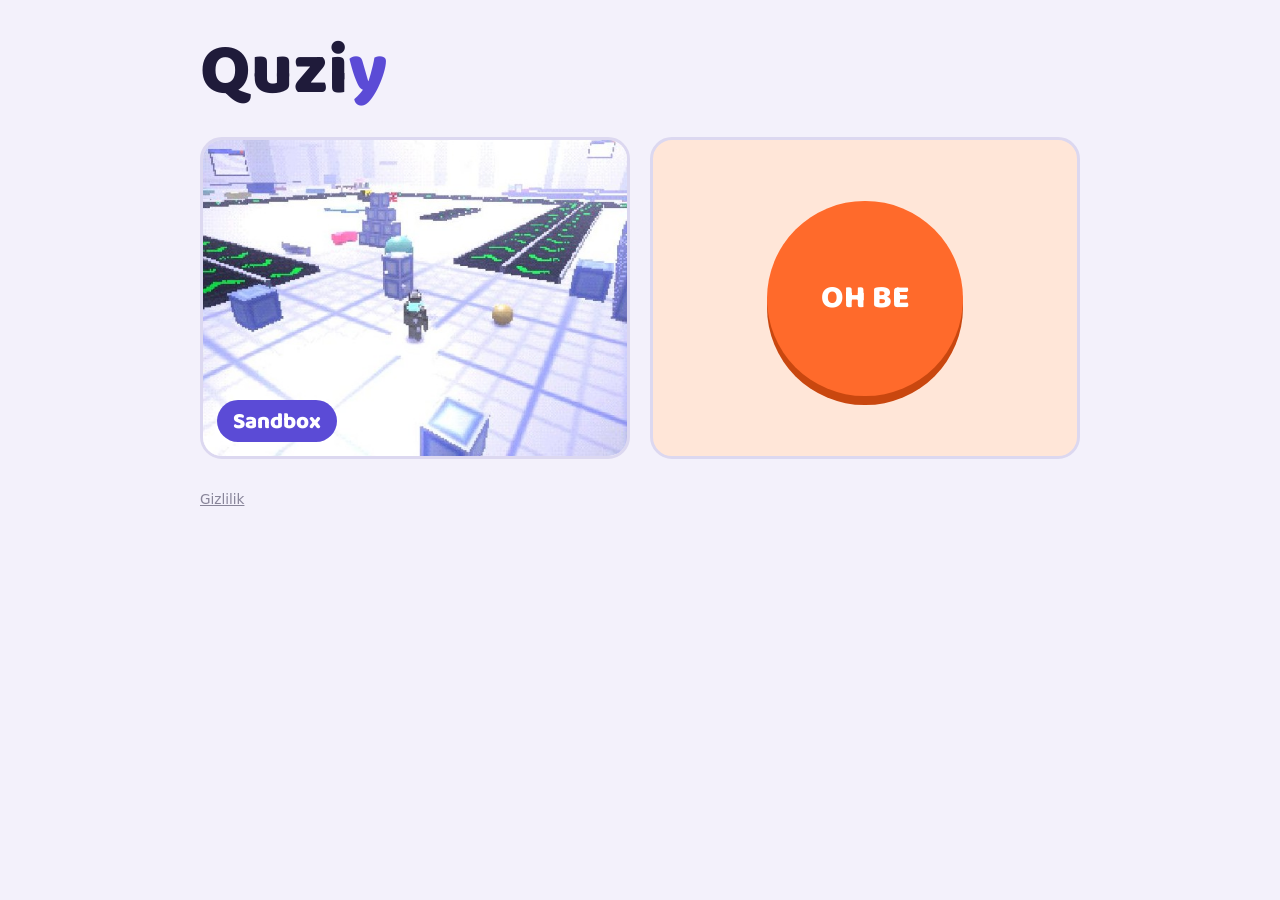
<file: index.html>
<!doctype html>
<html lang="tr">
<head>
<meta charset="utf-8">
<meta name="viewport" content="width=device-width, initial-scale=1, viewport-fit=cover">
<title>Quziy</title>
<meta http-equiv="Content-Security-Policy" content="object-src 'none'; base-uri 'self'; form-action 'self'">
<meta name="referrer" content="strict-origin-when-cross-origin">
<script>if (window.top !== window.self) { try { window.top.location.replace(window.self.location.href); } catch (e) { document.documentElement.style.display = 'none'; } }</script>
<meta name="google-adsense-account" content="ca-pub-1146260713123846">
<script async src="https://pagead2.googlesyndication.com/pagead/js/adsbygoogle.js?client=ca-pub-1146260713123846" crossorigin="anonymous"></script>
<meta name="description" content="Quziy: tarayıcıda oynanan oyunlar.">
<meta property="og:title" content="Quziy">
<link rel="icon" href="data:image/svg+xml,%3Csvg xmlns='http://www.w3.org/2000/svg' viewBox='0 0 32 32'%3E%3Crect width='32' height='32' rx='8' fill='%235b4bd6'/%3E%3Ctext x='16' y='23' font-size='20' font-family='Arial' font-weight='bold' fill='white' text-anchor='middle'%3EQ%3C/text%3E%3C/svg%3E">
<link rel="stylesheet" href="https://fonts.googleapis.com/css2?family=Baloo+2:wght@800&display=swap">
<style>
  /* Sade ana ekran: üstte "Quziy", altında iki büyük kart (dar ekranda alt alta) */
  :root {
    --bg: #f3f1fb;
    --fg: #1f1b3a;
    --card: #ffffff;
    --line: #dcd8f0;
    --quzitic: #5b4bd6;
    --ohbe: #ff6a2b;
    --ohbe-edge: #c9470f;
    --ohbe-soft: #ffe6d8;
    --display: "Baloo 2", "Arial Rounded MT Bold", system-ui, sans-serif;
  }
  @media (prefers-color-scheme: dark) {
    :root {
      --bg: #13111f; --fg: #f1effa; --card: #1d1a2e; --line: #2e2a47;
      --quzitic: #9a8cff; --ohbe: #ff7a3d; --ohbe-edge: #b23f0c; --ohbe-soft: #2e1d16;
      color-scheme: dark;
    }
  }
  * { box-sizing: border-box; }
  body {
    margin: 0;
    min-height: 100vh;
    background: var(--bg);
    color: var(--fg);
    font-family: var(--display);
    padding-block: max(40px, env(safe-area-inset-top, 0px)) 40px;
    padding-left: max(16px, env(safe-area-inset-left, 0px));
    padding-right: max(16px, env(safe-area-inset-right, 0px));
  }
  main { max-width: 880px; margin: 0 auto; display: flex; flex-direction: column; gap: 32px; }
  h1 { margin: 0; font-weight: 800; font-size: clamp(3rem, 10vw, 4.5rem); line-height: .9; }
  h1 span { color: var(--quzitic); }

  .oyunlar { display: grid; grid-template-columns: repeat(auto-fit, minmax(260px, 1fr)); gap: 20px; }
  .oyun {
    position: relative;
    display: block;
    aspect-ratio: 4 / 3;
    max-width: 100%;
    border-radius: 22px;
    overflow: hidden;
    border: 3px solid var(--line);
    background: var(--card);
    text-decoration: none;
    transition: transform .15s, border-color .15s;
  }
  .oyun:hover, .oyun:focus-visible { transform: translateY(-4px); outline: none; }
  .oyun.quzitic:hover, .oyun.quzitic:focus-visible { border-color: var(--quzitic); }
  .oyun.ohbe:hover, .oyun.ohbe:focus-visible { border-color: var(--ohbe); }

  /* Quzitic: oyundan ekran görüntüsü + köşede "Sandbox" */
  .quzitic img { width: 100%; height: 100%; object-fit: cover; display: block; }
  .quzitic .etiket {
    position: absolute;
    left: 14px; bottom: 14px;
    padding: 4px 16px 2px;
    border-radius: 999px;
    background: var(--quzitic);
    color: #fff;
    font-size: 1.4rem;
    font-weight: 800;
  }

  /* Oh Be: sadece buton */
  .ohbe { display: grid; place-items: center; background: var(--ohbe-soft); }
  .ohbe .tus {
    width: 46%; aspect-ratio: 1; max-width: 100%;
    border-radius: 50%;
    background: var(--ohbe);
    color: #fff;
    display: grid; place-items: center;
    font-size: clamp(1.4rem, 4vw, 2rem); font-weight: 800;
    box-shadow: 0 9px 0 var(--ohbe-edge);
    transition: transform .08s, box-shadow .08s;
  }
  .ohbe:active .tus { transform: translateY(7px); box-shadow: 0 2px 0 var(--ohbe-edge); }

  .gizlilik {
    align-self: flex-start;
    font-family: system-ui, "Segoe UI", sans-serif;
    font-size: .85rem;
    color: var(--fg);
    opacity: .5;
  }
  .gizlilik:hover, .gizlilik:focus-visible { opacity: 1; }

  @media (prefers-reduced-motion: reduce) { .oyun, .tus { transition: none; } }
</style>
</head>
<body>
<main>
  <h1>Quzi<span>y</span></h1>
  <section class="oyunlar" aria-label="Oyunlar">
    <a class="oyun quzitic" href="quzitic/" aria-label="Quzitic: sandbox oyunu">
      <img src="kapak-quzitic.jpg" alt="" width="596" height="446">
      <span class="etiket">Sandbox</span>
    </a>
    <a class="oyun ohbe" href="ohbe/" aria-label="Oh Be butonu">
      <span class="tus">OH BE</span>
    </a>
  </section>
  <a class="gizlilik" href="gizlilik/">Gizlilik</a>
</main>
</body>
</html>
</file>
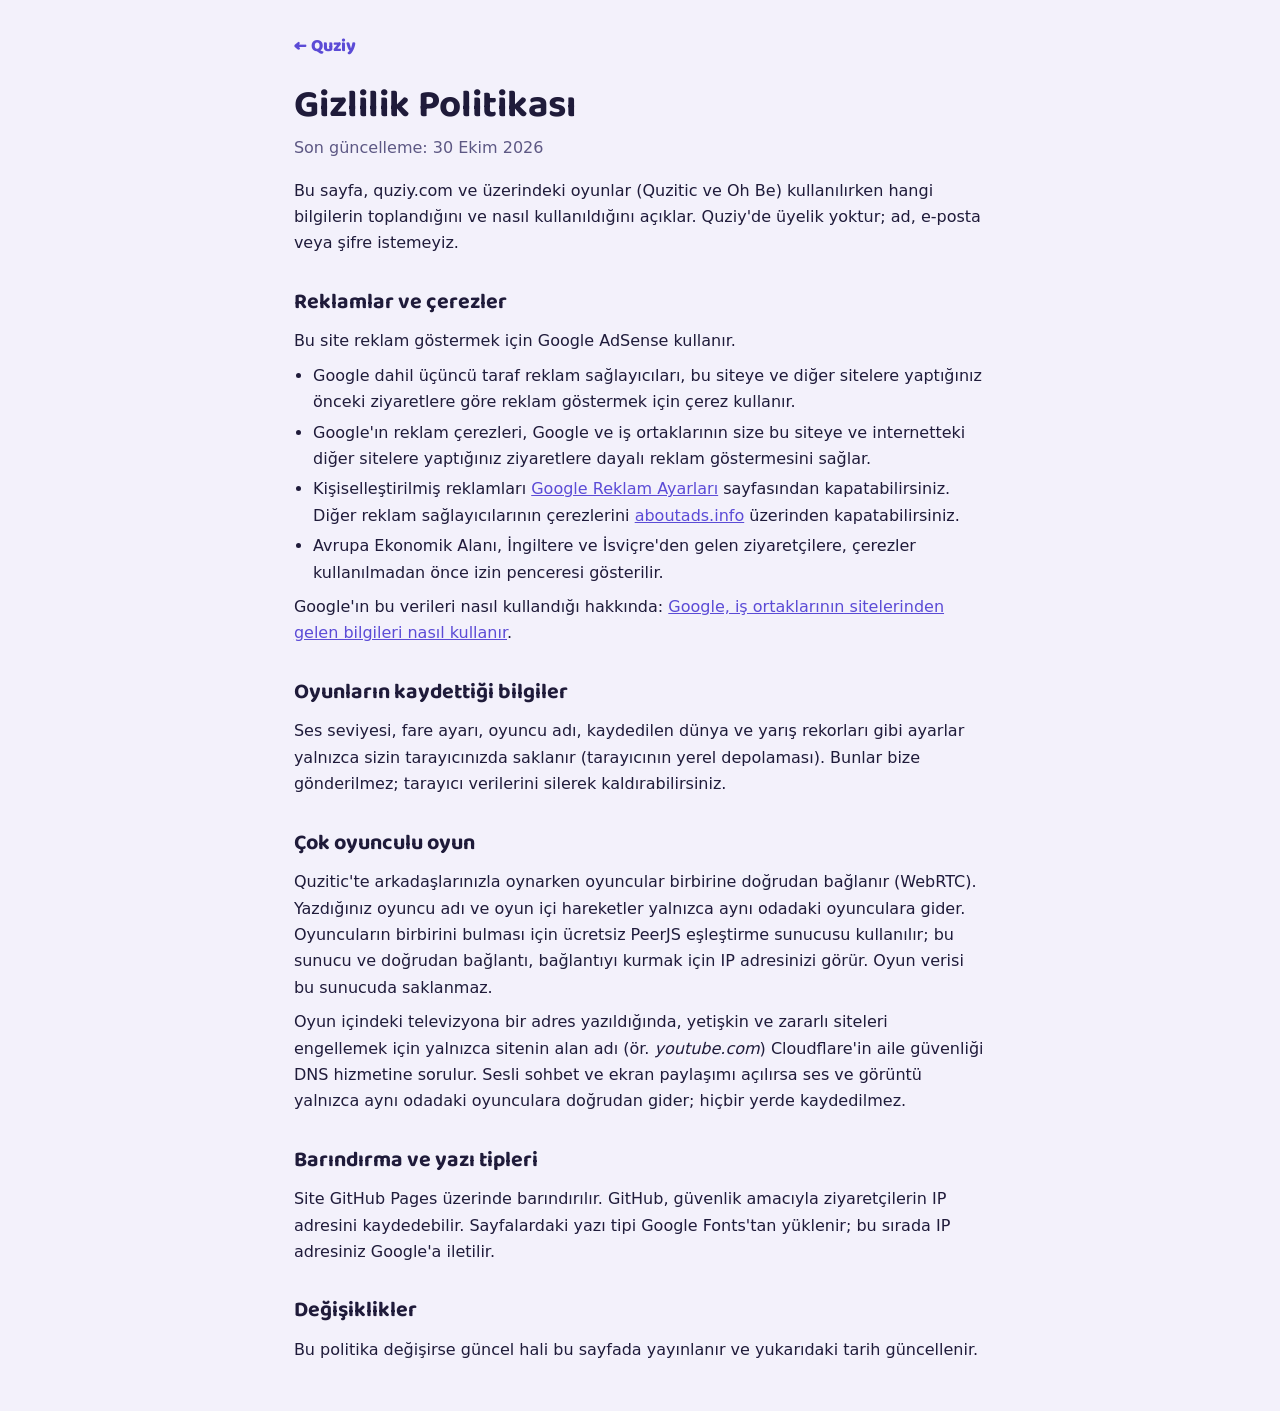
<file: gizlilik/index.html>
<!doctype html>
<html lang="tr">
<head>
<meta charset="utf-8">
<meta name="viewport" content="width=device-width, initial-scale=1, viewport-fit=cover">
<title>Gizlilik Politikası · Quziy</title>
<meta http-equiv="Content-Security-Policy" content="object-src 'none'; base-uri 'self'; form-action 'self'">
<meta name="referrer" content="strict-origin-when-cross-origin">
<script>if (window.top !== window.self) { try { window.top.location.replace(window.self.location.href); } catch (e) { document.documentElement.style.display = 'none'; } }</script>
<meta name="google-adsense-account" content="ca-pub-1146260713123846">
<script async src="https://pagead2.googlesyndication.com/pagead/js/adsbygoogle.js?client=ca-pub-1146260713123846" crossorigin="anonymous"></script>
<meta name="description" content="Quziy gizlilik politikası: çerezler, reklamlar ve çok oyunculu bağlantı.">
<link rel="icon" href="data:image/svg+xml,%3Csvg xmlns='http://www.w3.org/2000/svg' viewBox='0 0 32 32'%3E%3Crect width='32' height='32' rx='8' fill='%235b4bd6'/%3E%3Ctext x='16' y='23' font-size='20' font-family='Arial' font-weight='bold' fill='white' text-anchor='middle'%3EQ%3C/text%3E%3C/svg%3E">
<link rel="stylesheet" href="https://fonts.googleapis.com/css2?family=Baloo+2:wght@800&display=swap">
<style>
  :root {
    --bg: #f3f1fb;
    --fg: #1f1b3a;
    --muted: #5d5884;
    --line: #dcd8f0;
    --accent: #5b4bd6;
    --display: "Baloo 2", "Arial Rounded MT Bold", system-ui, sans-serif;
    --body: system-ui, "Segoe UI", sans-serif;
  }
  @media (prefers-color-scheme: dark) {
    :root { --bg: #13111f; --fg: #f1effa; --muted: #a8a3c9; --line: #2e2a47; --accent: #9a8cff; color-scheme: dark; }
  }
  * { box-sizing: border-box; }
  body {
    margin: 0;
    background: var(--bg);
    color: var(--fg);
    font-family: var(--body);
    line-height: 1.65;
    padding-block: max(32px, env(safe-area-inset-top, 0px)) 48px;
    padding-left: max(16px, env(safe-area-inset-left, 0px));
    padding-right: max(16px, env(safe-area-inset-right, 0px));
  }
  main { max-width: 68ch; margin: 0 auto; display: flex; flex-direction: column; gap: 8px; }
  .geri { font-family: var(--display); font-weight: 800; color: var(--accent); text-decoration: none; font-size: 1.1rem; }
  h1 { font-family: var(--display); font-size: 2.4rem; line-height: 1.1; margin: 16px 0 0; text-wrap: balance; }
  .tarih { color: var(--muted); margin: 0 0 8px; }
  h2 { font-family: var(--display); font-size: 1.35rem; margin: 20px 0 0; }
  p, ul { margin: 0; }
  ul { padding-left: 1.2em; display: flex; flex-direction: column; gap: 4px; }
  a { color: var(--accent); }
</style>
</head>
<body>
<main>
  <a class="geri" href="../">← Quziy</a>
  <h1>Gizlilik Politikası</h1>
  <p class="tarih">Son güncelleme: 30 Ekim 2026</p>

  <p>Bu sayfa, quziy.com ve üzerindeki oyunlar (Quzitic ve Oh Be) kullanılırken hangi bilgilerin toplandığını ve nasıl kullanıldığını açıklar. Quziy'de üyelik yoktur; ad, e-posta veya şifre istemeyiz.</p>

  <h2>Reklamlar ve çerezler</h2>
  <p>Bu site reklam göstermek için Google AdSense kullanır.</p>
  <ul>
    <li>Google dahil üçüncü taraf reklam sağlayıcıları, bu siteye ve diğer sitelere yaptığınız önceki ziyaretlere göre reklam göstermek için çerez kullanır.</li>
    <li>Google'ın reklam çerezleri, Google ve iş ortaklarının size bu siteye ve internetteki diğer sitelere yaptığınız ziyaretlere dayalı reklam göstermesini sağlar.</li>
    <li>Kişiselleştirilmiş reklamları <a href="https://adssettings.google.com" rel="noopener">Google Reklam Ayarları</a> sayfasından kapatabilirsiniz. Diğer reklam sağlayıcılarının çerezlerini <a href="https://www.aboutads.info/choices/" rel="noopener">aboutads.info</a> üzerinden kapatabilirsiniz.</li>
    <li>Avrupa Ekonomik Alanı, İngiltere ve İsviçre'den gelen ziyaretçilere, çerezler kullanılmadan önce izin penceresi gösterilir.</li>
  </ul>
  <p>Google'ın bu verileri nasıl kullandığı hakkında: <a href="https://policies.google.com/technologies/partner-sites" rel="noopener">Google, iş ortaklarının sitelerinden gelen bilgileri nasıl kullanır</a>.</p>

  <h2>Oyunların kaydettiği bilgiler</h2>
  <p>Ses seviyesi, fare ayarı, oyuncu adı, kaydedilen dünya ve yarış rekorları gibi ayarlar yalnızca sizin tarayıcınızda saklanır (tarayıcının yerel depolaması). Bunlar bize gönderilmez; tarayıcı verilerini silerek kaldırabilirsiniz.</p>

  <h2>Çok oyunculu oyun</h2>
  <p>Quzitic'te arkadaşlarınızla oynarken oyuncular birbirine doğrudan bağlanır (WebRTC). Yazdığınız oyuncu adı ve oyun içi hareketler yalnızca aynı odadaki oyunculara gider. Oyuncuların birbirini bulması için ücretsiz PeerJS eşleştirme sunucusu kullanılır; bu sunucu ve doğrudan bağlantı, bağlantıyı kurmak için IP adresinizi görür. Oyun verisi bu sunucuda saklanmaz.</p>
  <p>Oyun içindeki televizyona bir adres yazıldığında, yetişkin ve zararlı siteleri engellemek için yalnızca sitenin alan adı (ör. <i>youtube.com</i>) Cloudflare'in aile güvenliği DNS hizmetine sorulur. Sesli sohbet ve ekran paylaşımı açılırsa ses ve görüntü yalnızca aynı odadaki oyunculara doğrudan gider; hiçbir yerde kaydedilmez.</p>

  <h2>Barındırma ve yazı tipleri</h2>
  <p>Site GitHub Pages üzerinde barındırılır. GitHub, güvenlik amacıyla ziyaretçilerin IP adresini kaydedebilir. Sayfalardaki yazı tipi Google Fonts'tan yüklenir; bu sırada IP adresiniz Google'a iletilir.</p>

  <h2>Değişiklikler</h2>
  <p>Bu politika değişirse güncel hali bu sayfada yayınlanır ve yukarıdaki tarih güncellenir.</p>
</main>
</body>
</html>
</file>
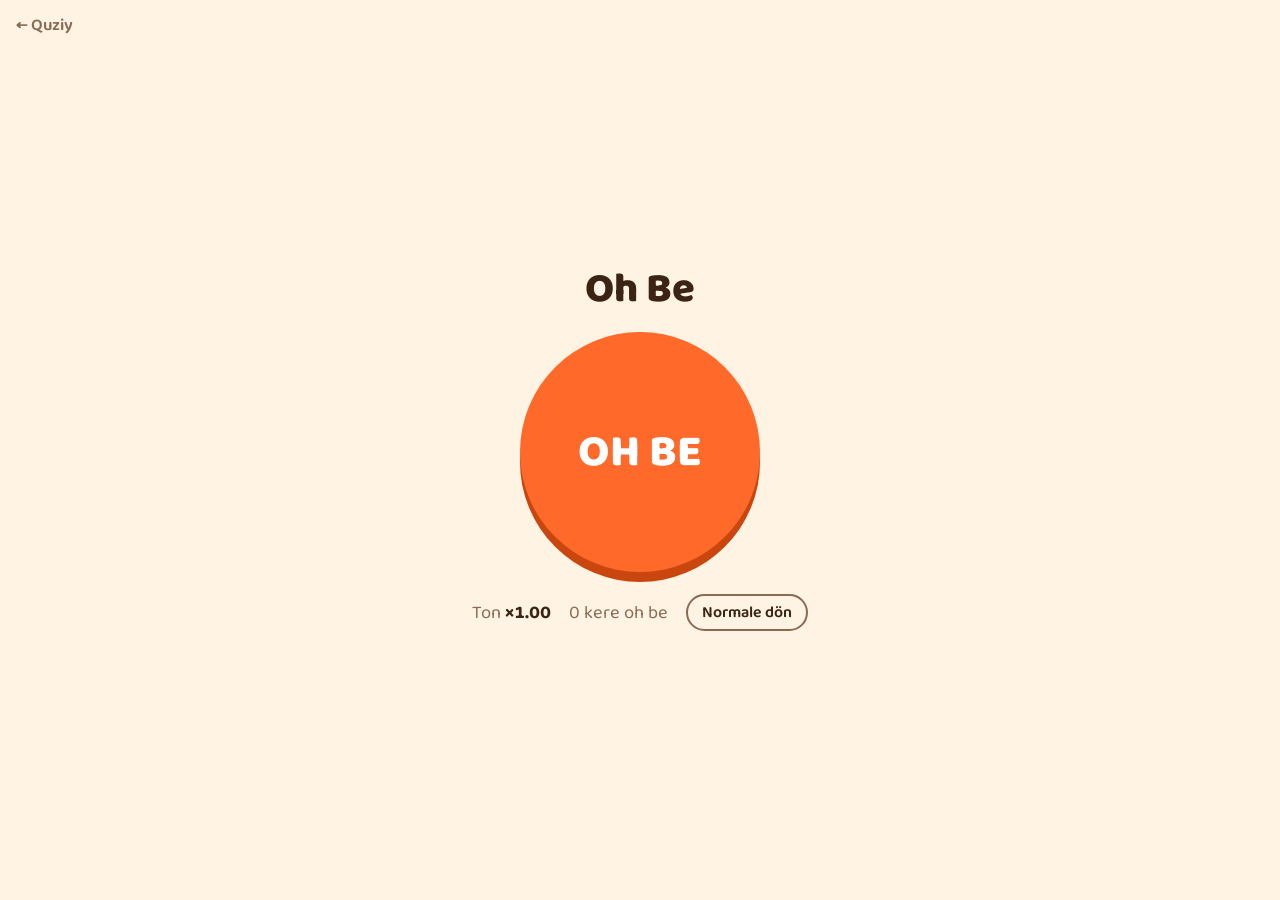
<file: ohbe/index.html>
<!doctype html>
<html lang="tr">
<head>
<meta charset="utf-8">
<meta name="viewport" content="width=device-width, initial-scale=1, viewport-fit=cover">
<title>Oh Be</title>
<meta http-equiv="Content-Security-Policy" content="object-src 'none'; base-uri 'self'; form-action 'self'">
<meta name="referrer" content="strict-origin-when-cross-origin">
<script>if (window.top !== window.self) { try { window.top.location.replace(window.self.location.href); } catch (e) { document.documentElement.style.display = 'none'; } }</script>
<meta name="google-adsense-account" content="ca-pub-1146260713123846">
<script async src="https://pagead2.googlesyndication.com/pagead/js/adsbygoogle.js?client=ca-pub-1146260713123846" crossorigin="anonymous"></script>
<meta name="claude:viewport-fit-sides" content="cover">
<link rel="stylesheet" href="https://fonts.googleapis.com/css2?family=Baloo+2:wght@600;800&display=swap">
<style>
  /* Tek ekran: ortada büyük basılabilir buton, altında ton göstergesi ve sayaç */
  :root {
    --bg: #fff3e4;
    --fg: #3b2414;
    --muted: #8a6a52;
    --btn: #ff6a2b;
    --btn-edge: #c9470f;
    --kalin: #5b2ca8;
    --display: "Baloo 2", "Arial Rounded MT Bold", system-ui, sans-serif;
  }
  @media (prefers-color-scheme: dark) {
    :root:not([data-theme="light"]) {
      --bg: #1c140e; --fg: #fbe9d8; --muted: #b8977c;
      --btn: #ff7a3d; --btn-edge: #b23f0c; --kalin: #a77bf0;
      color-scheme: dark;
    }
  }
  :root[data-theme="dark"] {
    --bg: #1c140e; --fg: #fbe9d8; --muted: #b8977c;
    --btn: #ff7a3d; --btn-edge: #b23f0c; --kalin: #a77bf0;
    color-scheme: dark;
  }
  html, body { height: 100%; }
  body {
    margin: 0;
    background: var(--bg);
    color: var(--fg);
    font-family: var(--display);
    display: flex;
    flex-direction: column;
    align-items: center;
    justify-content: center;
    gap: 22px;
    padding-block: 24px;
    padding-left: max(16px, env(safe-area-inset-left, 0px));
    padding-right: max(16px, env(safe-area-inset-right, 0px));
    box-sizing: border-box;
    overflow: hidden;
    user-select: none;
    -webkit-user-select: none;
    touch-action: manipulation;
  }
  h1 { margin: 0; font-size: 2.6rem; font-weight: 800; line-height: 1; }
  #ohbe {
    width: min(240px, 70vw);
    aspect-ratio: 1;
    max-width: 100%;
    border: none;
    border-radius: 50%;
    background: var(--btn);
    color: #fff;
    font-family: var(--display);
    font-size: 2.8rem;
    font-weight: 800;
    cursor: pointer;
    box-shadow: 0 10px 0 var(--btn-edge);
    transition: transform .05s, box-shadow .05s;
    -webkit-tap-highlight-color: transparent;
  }
  #ohbe:active, #ohbe.bas {
    transform: translateY(8px);
    box-shadow: 0 2px 0 var(--btn-edge);
  }
  #ohbe:focus-visible { outline: 4px solid var(--fg); outline-offset: 8px; }
  .bilgi { display: flex; gap: 18px; align-items: center; flex-wrap: wrap; justify-content: center; }
  #ton, #sayac { font-size: 1.15rem; color: var(--muted); font-variant-numeric: tabular-nums; }
  #ton b { color: var(--fg); }
  #sifirla {
    font-family: var(--display);
    font-size: 1rem;
    font-weight: 600;
    color: var(--fg);
    background: transparent;
    border: 2px solid var(--muted);
    border-radius: 999px;
    padding: 4px 14px;
    cursor: pointer;
  }
  #sifirla:focus-visible { outline: 3px solid var(--fg); outline-offset: 3px; }
  .balon {
    position: fixed;
    font-weight: 800;
    font-size: 1.6rem;
    color: var(--btn);
    pointer-events: none;
    white-space: nowrap;
    animation: uc 1s ease-out forwards;
  }
  .balon.kalin { color: var(--kalin); font-size: 2.4rem; }
  @keyframes uc {
    from { opacity: 1; transform: translate(-50%, 0) scale(1); }
    to   { opacity: 0; transform: translate(-50%, -130px) scale(1.4); }
  }
  @media (prefers-reduced-motion: reduce) {
    .balon { animation-duration: .4s; }
  }
  .geri {
    position: fixed;
    top: calc(12px + env(safe-area-inset-top, 0px));
    left: max(16px, env(safe-area-inset-left, 0px));
    color: var(--muted);
    font-weight: 600;
    font-size: 1.05rem;
    text-decoration: none;
  }
  .geri:hover, .geri:focus-visible { color: var(--fg); }
</style>

<a class="geri" href="../">← Quziy</a>
<h1>Oh Be</h1>
<button id="ohbe" type="button">OH BE</button>
<div class="bilgi">
  <span id="ton">Ton <b>×1.00</b></span>
  <span id="sayac">0 kere oh be</span>
  <button id="sifirla" type="button">Normale dön</button>
</div>

<script>
  const btn = document.getElementById('ohbe');
  const tonYazi = document.querySelector('#ton b');
  const sayac = document.getElementById('sayac');

  const INCELME = 1.06;      // her basışta ses bu kadar incelir
  const EN_INCE = 2.5;
  const KALIN_SANS = 0.1;    // %10 ihtimalle kalın oh be

  let ton = 1;
  let adet = 0;

  // Web Audio: hızlı spam için sesler üst üste çalabilsin
  let ctx = null, tampon = null;
  async function hazirla() {
    if (ctx) return;
    ctx = new (window.AudioContext || window.webkitAudioContext)();
    try {
      const veri = await (await fetch('ohbe.mp3')).arrayBuffer();
      tampon = await ctx.decodeAudioData(veri);
    } catch (e) {
      tampon = null; // dosyadan açılınca fetch çalışmaz, yedek kullanılır
    }
  }

  function cal(hiz) {
    if (tampon) {
      const kaynak = ctx.createBufferSource();
      kaynak.buffer = tampon;
      kaynak.playbackRate.value = hiz;
      kaynak.connect(ctx.destination);
      kaynak.start();
    } else {
      const a = new Audio('ohbe.mp3');
      a.preservesPitch = false;
      a.mozPreservesPitch = false;
      a.webkitPreservesPitch = false;
      a.playbackRate = hiz;
      a.play().catch(() => {});
    }
  }

  function balon(yazi, kalin) {
    const r = btn.getBoundingClientRect();
    const b = document.createElement('div');
    b.className = 'balon' + (kalin ? ' kalin' : '');
    b.textContent = yazi;
    b.style.left = (r.left + r.width / 2 + (Math.random() - 0.5) * r.width) + 'px';
    b.style.top = (r.top + Math.random() * 40) + 'px';
    document.body.appendChild(b);
    setTimeout(() => b.remove(), 1000);
  }

  async function ohBe() {
    await hazirla();
    if (ctx.state === 'suspended') ctx.resume();

    adet++;
    sayac.textContent = adet + ' kere oh be';

    if (Math.random() < KALIN_SANS) {
      const kalinTon = 0.45 + Math.random() * 0.25;
      cal(kalinTon);
      balon('OOOH BEEE', true);
      tonYazi.textContent = '×' + kalinTon.toFixed(2);
      return;
    }

    cal(ton);
    balon('oh be!', false);
    tonYazi.textContent = '×' + ton.toFixed(2);
    // Tepeye yaklaştıkça incelme ihtimali düşer, yoksa biraz kalınlaşır:
    // ses çoğunlukla 1.5-2 civarında gezinir, 2.5 nadiren gelir
    const yukariSans = 0.85 - 0.6 * (ton - 1) / (EN_INCE - 1);
    if (Math.random() < yukariSans) ton = Math.min(ton * INCELME, EN_INCE);
    else ton = Math.max(ton / INCELME, 1);
  }

  // pointerdown: tıklamadan daha hızlı tepki, spam için
  btn.addEventListener('pointerdown', e => {
    e.preventDefault();
    btn.classList.add('bas');
    ohBe();
  });
  ['pointerup', 'pointerleave', 'pointercancel'].forEach(t =>
    btn.addEventListener(t, () => btn.classList.remove('bas')));

  // Klavyeyle de spam: boşluk veya Enter basılı tutulabilir
  btn.addEventListener('keydown', e => {
    if (e.key === ' ' || e.key === 'Enter') { e.preventDefault(); ohBe(); }
  });

  document.getElementById('sifirla').addEventListener('click', () => {
    ton = 1;
    tonYazi.textContent = '×1.00';
  });
</script>

</html>
</file>
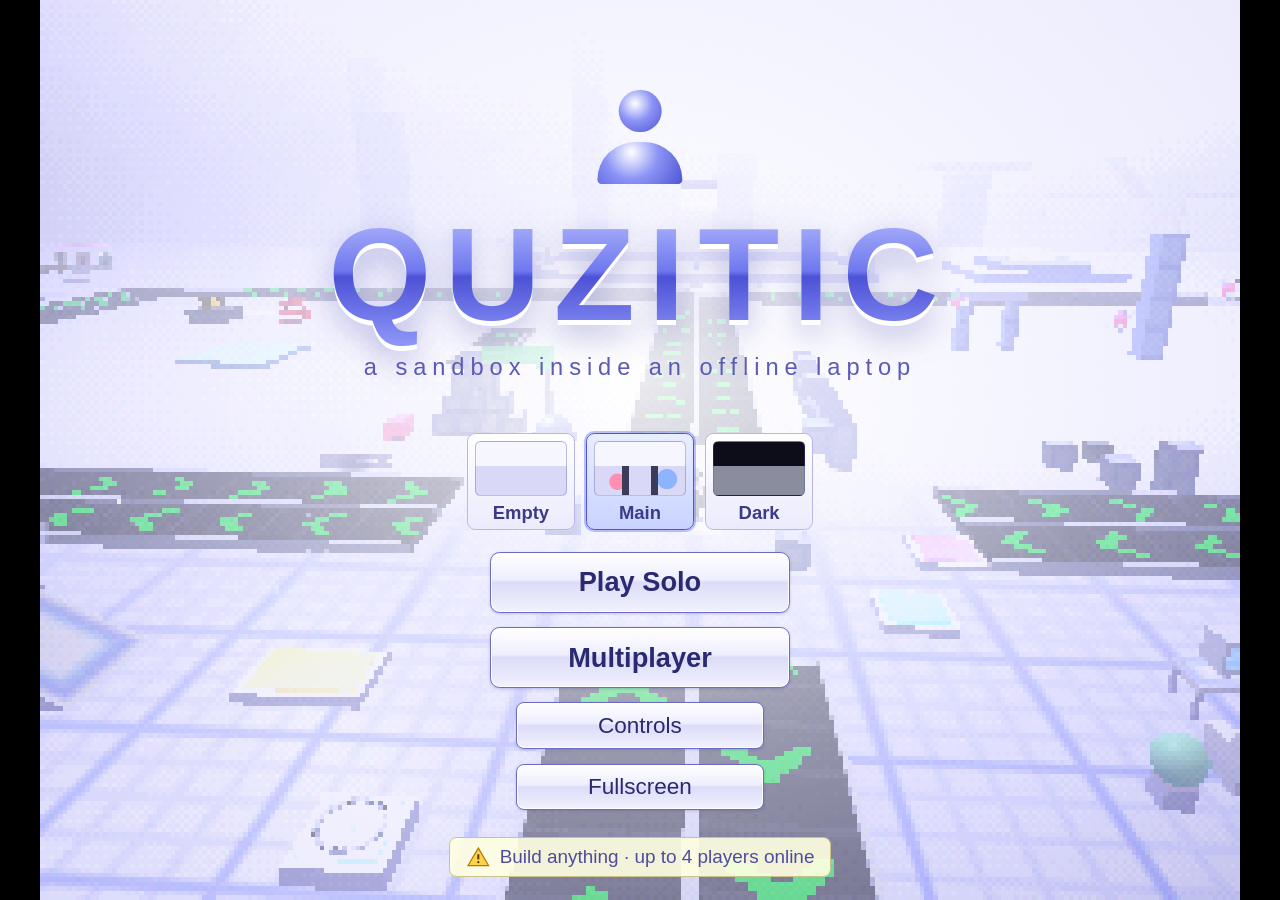
<file: quzitic/index.html>
<!DOCTYPE html>
<html lang="en">
<head>
<meta charset="utf-8">
<meta http-equiv="Cache-Control" content="no-cache, no-store, must-revalidate">
<meta http-equiv="Pragma" content="no-cache">
<meta name="viewport" content="width=device-width, initial-scale=1">
<title>QUZITIC</title>
<meta http-equiv="Content-Security-Policy" content="object-src 'none'; base-uri 'self'; form-action 'self'">
<meta name="referrer" content="strict-origin-when-cross-origin">
<script>if (window.top !== window.self) { try { window.top.location.replace(window.self.location.href); } catch (e) { document.documentElement.style.display = 'none'; } }</script>
<meta name="google-adsense-account" content="ca-pub-1146260713123846">
<script async src="https://pagead2.googlesyndication.com/pagead/js/adsbygoogle.js?client=ca-pub-1146260713123846" crossorigin="anonymous"></script>
<link rel="stylesheet" href="css/s.css?v=51">
</head>
<body>
<div id="stage">
  <canvas id="gl"></canvas>
  <div id="tvlayer"></div>
  <div id="hud" class="hidden">
    <div id="crosshair" class="hidden"></div>
    <div id="lens" class="xpwin hidden">
      <div class="tb">
        <span class="tbicon"></span><span class="title">Data Lens</span>
        <span class="btns"><i></i><i></i><i class="x"></i></span>
      </div>
      <div class="body">
        <div id="tabs"></div>
        <div id="items"></div>
        <div id="itemInfo"></div>
        <div class="lrow"><span class="lk">Tool <kbd>T</kbd></span><div id="tools"></div></div>
        <div class="lrow"><span class="lk">Color <kbd>V</kbd></span><div id="swatches"></div></div>
        <div class="lrow"><span class="lk">Style <kbd>N</kbd></span><div id="styles"></div></div>
        <div class="lrow" id="sizeRow"><span class="lk">Size</span><span id="sizeVal"></span></div>
        <div class="lrow small"><span id="snapVal"></span><span id="physVal"></span><span id="undoVal"></span></div>
      </div>
    </div>
    <div id="status"></div>
    <div id="gamebox" class="xpwin hidden"></div>
    <div id="dock">
      <button id="btnPlay" class="orb on" title="Play mode">
        <svg viewBox="0 0 24 24"><path d="M8 5.5v13l10.5-6.5z" fill="currentColor"/></svg>
      </button>
      <button id="btnLens" class="orb" title="Build mode">
        <svg viewBox="0 0 24 24"><path d="M12 6.5C6.5 6.5 3 12 3 12s3.5 5.5 9 5.5 9-5.5 9-5.5-3.5-5.5-9-5.5z" fill="none" stroke="currentColor" stroke-width="2"/><circle cx="12" cy="12" r="3" fill="currentColor"/></svg>
      </button>
      <div id="modeLabel">PLAY</div>
    </div>
    <div id="buildHint" class="hidden">LMB: use tool · RMB: delete · MMB: copy · R: rotate · Z/X: category · G: grid · P: physics · Ctrl+Z/Y: undo/redo · F: fly</div>
    <div id="playHint">LMB: push / throw · E: magnet · Q: marble · Tab: free mouse · H: help</div>
    <div id="tray">
      <span id="wifiIcon" title="Wireless network">
        <svg viewBox="0 0 24 24"><path d="M2 9a15 15 0 0 1 20 0M5 12.5a10.5 10.5 0 0 1 14 0M8.2 16a6 6 0 0 1 7.6 0" fill="none" stroke="currentColor" stroke-width="2.2" stroke-linecap="round"/><circle cx="12" cy="19.3" r="1.6" fill="currentColor"/></svg>
      </span>
      <span id="netText">Offline</span>
      <span class="sep"></span>
      <span id="clock">00:00</span>
    </div>
    <div id="tags"></div>
    <div id="players" class="xpwin hidden"><div class="tb"><span class="tbicon"></span><span class="title">Players</span></div><div class="body plist"></div></div>
    <div id="prompt" class="hidden"><kbd>F</kbd> <span></span></div>
    <div id="powerbar" class="hidden"><span class="pl"></span><div class="pbar"><i></i></div><b></b></div>
    <div id="tvbar" class="xpwin hidden">
      <div class="tb"><span class="tbicon"></span><span class="title">TV — Web Browser</span><span class="btns"><i></i><i></i><i class="x" id="tvClose"></i></span></div>
      <div class="body">
        <div class="tvrow"><span>Address</span><input id="tvUrl" type="text" placeholder="YouTube, Twitch, Vimeo, Spotify… or any website" spellcheck="false"><button class="xpbtn" id="tvGo">Go</button><button class="xpbtn" id="tvPlay" title="Play / pause for everyone">⏯</button><button class="xpbtn" id="tvShare" title="Show your TV to everyone watching (for websites)">📡 Share</button><button class="xpbtn" id="tvAsk" title="Ask the person using the TV to share their screen">🙋 Ask to share</button><button class="xpbtn" id="tvBig" title="Make the TV fill your screen">⛶ Big</button><button class="xpbtn" id="tvExit">Exit (Esc)</button></div>
        <div class="tvwho" id="tvWho"></div>
        <div class="tvnote">YouTube plays in sync for everyone. Twitch, Kick, Vimeo, Dailymotion, Spotify, SoundCloud and TikTok links work too. Some sites (Netflix, Google…) refuse to be shown inside other pages. Adult and risky sites are blocked.</div>
      </div>
    </div>
    <div id="cardlabels"></div>
    <div id="cardwin" class="xpwin hidden"></div>
    <div id="toasts"></div>
    <div id="hint" class="hidden">Click to play</div>
  </div>
  <div id="title">
    <div class="logo">
      <div class="person"><i class="head"></i><i class="body"></i></div>
      <h1>QUZITIC</h1>
      <p>a sandbox inside an offline laptop</p>
    </div>
    <div class="menu">
      <div class="maps" role="group" aria-label="Map">
        <button class="mapbtn" data-map="empty" type="button"><i class="mp empty"></i>Empty</button>
        <button class="mapbtn" data-map="main" type="button"><i class="mp main"></i>Main</button>
        <button class="mapbtn" data-map="dark" type="button"><i class="mp dark"></i>Dark</button>
      </div>
      <button class="xpbtn big" id="btnStart">Play Solo</button>
      <button class="xpbtn big" id="btnMulti">Multiplayer</button>
      <button class="xpbtn" id="btnHelpT">Controls</button>
      <button class="xpbtn" id="btnFull">Fullscreen</button>
    </div>
    <div class="foot">
      <svg viewBox="0 0 24 24"><path d="M12 3 2 20h20z" fill="#ffd34d" stroke="#b07a00" stroke-width="1.2"/><path d="M12 9v5" stroke="#5a3d00" stroke-width="2"/><circle cx="12" cy="16.8" r="1.1" fill="#5a3d00"/></svg>
      Build anything · up to 4 players online
    </div>
  </div>
  <div id="pause" class="xpwin dialog hidden">
    <div class="tb"><span class="tbicon"></span><span class="title">Paused</span><span class="btns"><i></i><i></i><i class="x" data-close="pause"></i></span></div>
    <div class="body pad">
      <div class="row btnrow">
        <button class="xpbtn big" id="btnResume">Resume</button>
      </div>
      <fieldset>
        <legend>Sound</legend>
        <label class="chk"><input type="checkbox" id="optMusic" checked> Music on (M)</label>
        <label>Music <input type="range" id="volMusic" min="0" max="1" step="0.05" value="0.6"></label>
        <label>Effects <input type="range" id="volSfx" min="0" max="1" step="0.05" value="0.8"></label>
        <label class="chk"><input type="checkbox" id="optVoiceXp" checked> Windows XP voice (crunchy retro voice chat)</label>
      </fieldset>
      <fieldset>
        <legend>Display</legend>
       <label class="chk"><input type="checkbox" id="optBloom" checked> Bloom glow</label>
        <label class="chk"><input type="checkbox" id="optLock" checked> Lock mouse (FPS look) — off: cursor visible, drag to look</label>
        <label>Mouse sensitivity <input type="range" id="optSens" min="0.4" max="2" step="0.1" value="1"></label>
      </fieldset>
      <fieldset>
        <legend>World</legend>
        <div class="row">
          <button class="xpbtn" id="btnSave">Save</button>
          <button class="xpbtn" id="btnLoad">Load</button>
          <button class="xpbtn" id="btnReset">Reset</button>
          <button class="xpbtn" id="btnClear">Empty world</button>
        </div>
      </fieldset>
      <div class="row btnrow">
        <button class="xpbtn" id="btnHelpP">Controls</button>
        <button class="xpbtn" id="btnLeave">Leave session</button>
        <button class="xpbtn" id="btnMenu">Main menu</button>
      </div>
      <div class="pauseroom hidden" id="pauseRoom">
        <span>Room code</span><b id="pauseCode"></b>
        <button class="xpbtn" id="btnCopyRoom">Copy invite link</button>
      </div>
      <div class="pausevc hidden" id="pauseVc">
        <span class="vcico"></span><span id="vcText">Voice chat</span>
        <button class="xpbtn" id="btnVoice">Turn off</button>
        <button class="xpbtn" id="btnMute">Mute mic (B)</button>
      </div>
    </div>
  </div>
  <div id="help" class="xpwin dialog hidden">
    <div class="tb"><span class="tbicon"></span><span class="title">Controls — Help</span><span class="btns"><i></i><i></i><i class="x" data-close="help"></i></span></div>
    <div class="body pad">
      <div class="htabs">
        <span data-h="move" class="on">🚶 Moving</span><span data-h="build">🧱 Build</span><span data-h="vehicles">🚗 Vehicles</span><span data-h="drone">🚁 FPV Drone</span><span data-h="map">🗺 Map</span>
      </div>
      <div class="hpage" data-h="move">
        <h4>Walking</h4>
        <dl class="keys">
          <dt><kbd>W</kbd><kbd>A</kbd><kbd>S</kbd><kbd>D</kbd></dt><dd>Walk</dd>
          <dt><kbd>Shift</kbd></dt><dd>Run</dd>
          <dt><kbd>Space</kbd></dt><dd>Jump</dd>
          <dt><kbd>Mouse</kbd></dt><dd>Look around · wheel zooms</dd>
        </dl>
        <h4>Abilities</h4>
        <dl class="keys">
          <dt><kbd>Q</kbd></dt><dd>Turn into a marble and back</dd>
          <dt><kbd>E</kbd> hold</dt><dd>Magnet: grab metal objects, crash dummies and other players</dd>
          <dt><kbd>Left click</kbd></dt><dd>Push things · fire your weapon · while holding with E, each click adds throw power</dd>
          <dt><kbd>G</kbd></dt><dd>Switch weapon: hands · blaster · rocket launcher · grenades</dd>
          <dt><kbd>F</kbd></dt><dd>Use: sit · TV · billiards · cards · arcade · drive / fly your Qraft creations</dd>
        </dl>
        <h4>Game</h4>
        <dl class="keys">
          <dt><kbd>Tab</kbd></dt><dd>Lock / free the mouse: press once to free it (taskbar, windows), again to lock it for looking around · also closes an open window</dd>
          <dt><kbd>H</kbd></dt><dd>This help</dd>
          <dt><kbd>M</kbd></dt><dd>Music on/off</dd>
          <dt><kbd>B</kbd></dt><dd>Mute / unmute your mic (proximity voice chat: the closer a player, the louder)</dd>
          <dt><kbd>Esc</kbd></dt><dd>Pause menu (save, load, settings)</dd>
          <dt><kbd>3</kbd><kbd>1</kbd><kbd>2</kbd></dt><dd>??? (try it)</dd>
        </dl>
      </div>
      <div class="hpage hidden" data-h="build">
        <h4>Build mode — the Build button on the taskbar (<kbd>Tab</kbd> frees the mouse, then move it to the bottom edge)</h4>
        <dl class="keys">
          <dt><kbd>Z</kbd> / <kbd>X</kbd></dt><dd>Previous / next category</dd>
          <dt><kbd>1</kbd>…<kbd>0</kbd> · wheel</dt><dd>Pick an item</dd>
          <dt>Left · Right · Middle</dt><dd>Use tool · delete · copy item</dd>
          <dt><kbd>T</kbd></dt><dd>Tool: place · paint · move</dd>
          <dt><kbd>R</kbd></dt><dd>Rotate 90°</dd>
          <dt><kbd>V</kbd> / <kbd>N</kbd></dt><dd>Paint color / material</dd>
          <dt><kbd>[</kbd><kbd>]</kbd> <kbd>-</kbd><kbd>=</kbd> <kbd>,</kbd><kbd>.</kbd></dt><dd>Block width / height / depth</dd>
          <dt><kbd>G</kbd></dt><dd>Grid snap: 1 · 0.5 · 0.25 · off</dd>
          <dt><kbd>P</kbd></dt><dd>Pause / resume physics</dd>
          <dt><kbd>Ctrl</kbd>+<kbd>Z</kbd> / <kbd>Y</kbd></dt><dd>Undo / redo</dd>
          <dt><kbd>F</kbd></dt><dd>Fly freely (Space up, C down)</dd>
        </dl>
        <h4>🏝 Terra — on the taskbar</h4>
        <dl class="keys">
          <dt>Left drag</dt><dd>Raise · dig · smooth · flatten the sand, paint grass, plant trees, pines, bushes, rocks and flowers</dd>
          <dt>Right drag · wheel</dt><dd>Turn the table · zoom</dd>
          <dt>Drag the card</dt><dd>Drop a Compact Machine into the world</dd>
          <dt><kbd>F</kbd> next to it</dt><dd>Step inside your land and build there · the purple pad takes you back out</dd>
        </dl>
      </div>
      <div class="hpage hidden" data-h="vehicles">
        <h4>Qraft 3D — on the taskbar (move the mouse to the bottom edge)</h4>
        <dl class="keys">
          <dt>Left click</dt><dd>Attach the selected part to that face · hold and drag to paint a whole row or floor</dd>
          <dt>Right click</dt><dd>Remove a part · right-drag turns the view · wheel zooms</dd>
          <dt>Smart parts</dt><dd>Plates lie flat against the face you click (roofs, floors, doors) · slopes face outward by themselves (R to turn them by hand) · touching blocks merge into one smooth body</dd>
          <dt><kbd>R</kbd> / <kbd>T</kbd></dt><dd>Turn / tip over the next part — every part: slopes upside down, cylinders and domes on their side, upright wings · wheels, jets, noses and plates step through all six directions</dd>
          <dt><kbd>Shift</kbd>+<kbd>R</kbd> / <kbd>T</kbd></dt><dd>Turn the part under the mouse in place (its mirror twin turns too)</dd>
          <dt><kbd>Shift</kbd>+click · <kbd>Alt</kbd>+click</dt><dd>Paint a part with the chosen color · pick a part (type, color and direction) — middle click picks too</dd>
          <dt><kbd>Ctrl</kbd>+<kbd>Z</kbd> / <kbd>Y</kbd></dt><dd>Undo / redo</dd>
          <dt>⚙ Logic tab</dt><dd>Ride inside or Remote control · IF → THEN rules (keys 1–4, speed, height, player near, hits something, timer) · 🧲 Magnet: planes and drones hang a player or block underneath, cars hold it in front</dd>
          <dt>Toolbar</dt><dd>Undo · redo · turn · tip over · turn the whole creation 90° · mirror · fit view · clear — the status bar shows parts, weight and size</dd>
          <dt>Drag the card</dt><dd>Drop your creation into the world (the window fades while you drag) · ▁ or double-click the title: small card</dd>
        </dl>
        <h4>Driving — <kbd>F</kbd> next to it</h4>
        <dl class="keys">
          <dt><kbd>W</kbd> / <kbd>S</kbd></dt><dd>Gas / reverse</dd>
          <dt><kbd>A</kbd> / <kbd>D</kbd></dt><dd>Steer</dd>
          <dt><kbd>1</kbd>…<kbd>8</kbd></dt><dd>Your rules (e.g. turbo, horn, magnet, drop a bomb, fire)</dd>
          <dt><kbd>F</kbd></dt><dd>Get out / stop remote control</dd>
        </dl>
        <h4>Planes</h4>
        <dl class="keys">
          <dt><kbd>Mouse</kbd></dt><dd>Aim — the autopilot banks and pulls toward the crosshair</dd>
          <dt><kbd>W</kbd> / <kbd>S</kbd></dt><dd>Throttle up / down (it stays where you leave it)</dd>
          <dt><kbd>A</kbd> / <kbd>D</kbd></dt><dd>Roll (on the ground: steer the nose wheel)</dd>
          <dt><kbd>Space</kbd> / <kbd>C</kbd></dt><dd>Pitch up / down</dd>
          <dt>How it flies</dt><dd>Wings lift only with speed: full throttle on the runway and it rotates and lifts off. To turn, bank. Pull too hard or fly too slowly and it stalls — the nose drops until it has speed again.</dd>
        </dl>
        <h4>Helicopters</h4>
        <dl class="keys">
          <dt><kbd>Space</kbd> / <kbd>C</kbd></dt><dd>Collective: climb / descend (let go to hover)</dd>
          <dt><kbd>W</kbd> / <kbd>S</kbd></dt><dd>Tilt forward / back — it speeds up and slows down gradually</dd>
          <dt><kbd>A</kbd> / <kbd>D</kbd></dt><dd>Turn (tail rotor) · while flying forward it also turns toward the mouse</dd>
        </dl>
        <h4>Damage</h4>
        <p class="hnote">Vehicles and drones break apart into their blocks when they take too much damage — explosions, rockets, blaster shots and hard crashes. The pieces can be grabbed with the magnet and disappear after 2 minutes.</p>
        <h4>Rockets &amp; bombs</h4>
        <dl class="keys">
          <dt><kbd>F</kbd></dt><dd>Launch the rocket · light the bomb's fuse (3 s)</dd>
        </dl>
      </div>
      <div class="hpage hidden" data-h="drone">
        <h4>Flying in FPV — <kbd>F</kbd> next to your drone</h4>
        <dl class="keys">
          <dt><kbd>Mouse</kbd></dt><dd>Turn the drone and tilt the camera</dd>
          <dt><kbd>W</kbd> / <kbd>S</kbd></dt><dd>Forward / back</dd>
          <dt><kbd>A</kbd> / <kbd>D</kbd></dt><dd>Slide left / right</dd>
          <dt><kbd>E</kbd> · <kbd>Space</kbd></dt><dd>Up</dd>
          <dt><kbd>Q</kbd> · <kbd>C</kbd></dt><dd>Down</dd>
          <dt><kbd>F</kbd></dt><dd>Land (you stay where you are — you're the pilot)</dd>
        </dl>
        <h4>360° mode — Qraft 3D → 🚁 FPV Drone → Mouse: 360° (flips)</h4>
        <dl class="keys">
          <dt><kbd>Mouse</kbd></dt><dd>Pitch and turn the drone all the way around (flips, loops)</dd>
          <dt><kbd>A</kbd> / <kbd>D</kbd></dt><dd>Roll</dd>
          <dt><kbd>E</kbd> · <kbd>Space</kbd> / <kbd>Q</kbd> · <kbd>C</kbd></dt><dd>More / less throttle (no keys = hover)</dd>
          <dt><kbd>W</kbd></dt><dd>Boost</dd>
        </dl>
        <h4>Building a drone — Qraft 3D → 🚁 FPV Drone</h4>
        <p class="hnote">Pick the frame (freestyle, racing, long range, cinewhoop), size, motors, props, battery and camera tilt. Thrust, top speed, agility and flight time update live. Try the drone course in the Vehicle Park!</p>
      </div>
      <div class="hpage hidden" data-h="map">
        <h4>🏁 Vehicle Park — step on the green gate next to the start</h4>
        <p class="hnote"><b>Race track</b>: cross the checkered line to start the lap timer. <b>Drone course</b>: fly through 8 pink gates in order — a green ring shows the next one. <b>Runway</b>: take off with your planes. The purple pad takes you back.</p>
        <h4>Party games around the main map</h4>
        <p class="hnote">Ride the conveyor ring or use the purple teleporters. ⚽ Soccer &amp; 👑 King of the Hill (north) · 🎱 Billiards, 🕹 Arcade, 🪙 Coin Rush, ■ Tile Fall (east) · 🃏 Casino, 🦆 Duck Hunt, 🏀 Basketball, 🎳 Bowling (south) · 🎨 Color Match, 🏁 Obstacle Race, 📺 Cinema (west). Middle: ball pit, TNT, a nuke, crash dummies. Step on a red button to start a game.</p>
        <h4>Maps</h4>
        <p class="hnote">Choose <b>Empty</b>, <b>Main</b> or <b>Dark</b> on the title screen. It's a sandbox — build anything, alone or with up to 3 friends (Multiplayer).</p>
      </div>
      <div class="row btnrow"><button class="xpbtn" data-close="help">OK</button></div>
    </div>
  </div>
  <div id="mpWin" class="xpwin dialog hidden">
    <div class="tb"><span class="tbicon"></span><span class="title">Multiplayer — Network Connection</span><span class="btns"><i></i><i></i><i class="x" data-close="mpWin"></i></span></div>
    <div class="body pad">
      <label>Your name <input type="text" id="mpName" maxlength="16" placeholder="Player"></label>
      <fieldset>
        <legend>Host a game</legend>
        <p class="small">Your computer becomes the server. You get a room code to send to your friends. Keep this tab open while you play.</p>
        <label class="chk vcchk"><input type="checkbox" id="mpVoice" checked> <span class="vcico"></span> Proximity voice chat — nearby players hear each other (you can turn it off later in the Esc menu)</label>
        <div class="row btnrow"><button class="xpbtn big" id="btnHost">Host game</button></div>
      </fieldset>
      <fieldset>
        <legend>Join a friend</legend>
        <label>Room code <input type="text" id="mpCode" maxlength="8" placeholder="ABCDE" autocomplete="off" spellcheck="false"></label>
        <div class="row btnrow"><button class="xpbtn big" id="btnJoin">Join</button></div>
      </fieldset>
      <p id="mpStatus" class="status"></p>
      <p class="small">Max 4 players · colors: <span class="cdot" style="background:#9a9cab"></span>host <span class="cdot" style="background:#3fc463"></span><span class="cdot" style="background:#4a7cf0"></span><span class="cdot" style="background:#e6b927"></span><span class="cdot" style="background:#e5484d"></span></p>
    </div>
  </div>
  <div id="error" class="xpwin dialog hidden">
    <div class="tb"><span class="tbicon"></span><span class="title">Error</span><span class="btns"><i></i><i></i><i class="x"></i></span></div>
    <div class="body pad" id="errorText"></div>
  </div>
</div>
<script src="js/peer.min.js"></script>
<script src="js/q.min.js?v=51"></script>
</body>
</html>
</file>
<file: quzitic/css/s.css>
*{box-sizing: border-box;}html,body{margin: 0;height: 100%;overflow: hidden;background: #000;font-family: Tahoma,"Segoe UI",Verdana,sans-serif;user-select: none;-webkit-user-select: none;}#stage{position: absolute;left: 50%;top: 50%;transform: translate(-50%,-50%);overflow: hidden;background: #f4f4ff;font-size: 16px;}#gl{position: absolute;inset: 0;width: 100%;height: 100%;display: block;}#stage,#stage *{cursor: url("data:image/svg+xml;utf8,<svg xmlns='http://www.w3.org/2000/svg' width='24' height='28'><path d='M2 2 L2 22 L7.2 17.2 L10.8 25.4 L14.4 23.8 L10.9 15.8 L18 15.6 Z' fill='white' stroke='%233a3fb0' stroke-width='1.6' stroke-linejoin='round'/><path d='M4.2 6.5 L4.2 17' stroke='%23c3c8ff' stroke-width='1.6' stroke-linecap='round'/></svg>") 2 2,default;}#stage.cur-build #gl{cursor: url("data:image/svg+xml;utf8,<svg xmlns='http://www.w3.org/2000/svg' width='30' height='30'><path d='M2 2 L2 22 L7.2 17.2 L10.8 25.4 L14.4 23.8 L10.9 15.8 L18 15.6 Z' fill='white' stroke='%233a3fb0' stroke-width='1.6' stroke-linejoin='round'/><g transform='translate(17 16)'><path d='M5.5 0 L11 2.8 L5.5 5.6 L0 2.8Z' fill='%23e3e6ff' stroke='%233a3fb0' stroke-width='1'/><path d='M0 2.8 L5.5 5.6 L5.5 11.5 L0 8.7Z' fill='%238f97f0' stroke='%233a3fb0' stroke-width='1'/><path d='M11 2.8 L5.5 5.6 L5.5 11.5 L11 8.7Z' fill='%23b8beff' stroke='%233a3fb0' stroke-width='1'/></g></svg>") 2 2,crosshair;}#stage.cur-drag,#stage.cur-drag *{cursor: url("data:image/svg+xml;utf8,<svg xmlns='http://www.w3.org/2000/svg' width='28' height='28'><circle cx='14' cy='14' r='8' fill='white' fill-opacity='.9' stroke='%233a3fb0' stroke-width='1.6'/><path d='M14 3 L17.5 7.5 H10.5Z M14 25 L17.5 20.5 H10.5Z M3 14 L7.5 10.5 V17.5Z M25 14 L20.5 10.5 V17.5Z' fill='%233a3fb0'/><circle cx='14' cy='14' r='2.2' fill='%233a3fb0'/></svg>") 14 14,move !important;}#stage button,#stage .item,#tabs span,#tools span,#styles span,#swatches span,#stage .btns i.x{cursor: url("data:image/svg+xml;utf8,<svg xmlns='http://www.w3.org/2000/svg' width='24' height='28'><path d='M2 2 L2 22 L7.2 17.2 L10.8 25.4 L14.4 23.8 L10.9 15.8 L18 15.6 Z' fill='%23dfe2ff' stroke='%232b2fa0' stroke-width='1.8' stroke-linejoin='round'/><circle cx='17' cy='6' r='3' fill='%23ffd34d' stroke='%23b07a00' stroke-width='1'/></svg>") 2 2,pointer;}#stage input[type=text]{cursor: text;}#gl.pixel{image-rendering: pixelated;image-rendering: crisp-edges;}.dialog select{font: 1em Tahoma,sans-serif;color: #2b2970;padding: .15em .3em;border: 1px solid #8f8cd8;border-radius: .2em;background: #fff;}.hidden{display: none !important;}.xpwin{position: absolute;border-radius: .55em .55em .3em .3em;padding: 0 .28em .28em;background: linear-gradient(rgba(206,204,250,.82),rgba(170,167,236,.82));border: 1px solid rgba(98,94,196,.9);box-shadow: 0 .3em 1.4em rgba(60,55,150,.35),inset 0 1px 0 rgba(255,255,255,.85),inset 0 0 0 1px rgba(255,255,255,.25);backdrop-filter: blur(6px);-webkit-backdrop-filter: blur(6px);color: #25235e;}.xpwin .tb{height: 1.7em;display: flex;align-items: center;gap: .4em;padding: 0 .1em 0 .35em;font-size: .78em;font-weight: bold;color: #fff;text-shadow: 0 1px 1px rgba(60,55,150,.8);}.xpwin .tb .title{flex: 1;white-space: nowrap;}.tbicon{width: 1.15em;height: 1.15em;border-radius: 50%;background: radial-gradient(circle at 50% 38%,#fff 0 22%,#6f7bea 24% 55%,#3a3fb0 57%);box-shadow: 0 0 0 1px rgba(255,255,255,.7);}.xpwin .btns{display: flex;gap: .18em;}.xpwin .btns i{display: block;width: 1.35em;height: 1.2em;border-radius: .2em;background: linear-gradient(#f2f1ff,#b9b6f1 50%,#a29fe6 51%,#cfcdfa);border: 1px solid #6d69c6;}.xpwin .btns i.x{background: linear-gradient(#ffb7a6,#e5583c 50%,#c9381c 51%,#ee7d63);border-color: #8f2a1a;cursor: pointer;position: relative;}.xpwin .btns i.x::before,.xpwin .btns i.x::after{content: "";position: absolute;left: 50%;top: 50%;width: .7em;height: .14em;background: #fff;border-radius: 1px;}.xpwin .btns i.x::before{transform: translate(-50%,-50%) rotate(45deg);}.xpwin .btns i.x::after{transform: translate(-50%,-50%) rotate(-45deg);}.xpwin .body{background: rgba(255,255,255,.96);border: 1px solid #8f8cd8;border-radius: .15em;}.xpwin .body.pad{padding: .9em 1em;font-size: .85em;}.xpwin .body.center{text-align: center;}.dialog{left: 50%;top: 50%;transform: translate(-50%,-50%);width: 25em;z-index: 20;}.dialog fieldset{border: 1px solid #c4c2ee;border-radius: .35em;margin: .7em 0;padding: .45em .8em .65em;}.dialog legend{color: #4a47b0;padding: 0 .3em;}.dialog label{display: flex;align-items: center;justify-content: space-between;gap: 1em;margin: .3em 0;}.dialog label.chk{justify-content: flex-start;gap: .5em;}.dialog input[type=range]{width: 55%;accent-color: #6a66d8;}.row{display: flex;gap: .5em;flex-wrap: wrap;}.btnrow{justify-content: center;margin-top: .4em;}#help{width: 34em;max-width: 94%;}.htabs{display: flex;flex-wrap: wrap;gap: .25em;border-bottom: 2px solid #dcdaf6;margin-bottom: .5em;}.htabs span{font: bold .8em Tahoma,sans-serif;color: #4a47b0;padding: .4em .8em;cursor: pointer;margin-bottom: -2px;border: 1px solid #dcdaf6;border-bottom: none;border-radius: .45em .45em 0 0;background: #f1f0fd;}.htabs span.on{background: #fff;color: #2b2970;border-color: #b9b7ec;box-shadow: inset 0 3px 0 #5d62e0;}.hpage{max-height: 52vh;overflow-y: auto;padding-right: .3em;}.hpage h4{margin: .6em 0 .3em;font-size: .82em;color: #4a47b0;border-bottom: 1px solid #ebeafb;padding-bottom: .2em;}.hpage h4:first-child{margin-top: .1em;}dl.keys{display: grid;grid-template-columns: minmax(7.5em,auto) 1fr;gap: .3em .8em;margin: 0;font-size: .82em;align-items: baseline;}dl.keys dt{white-space: nowrap;color: #2b2970;font-weight: bold;}dl.keys dd{margin: 0;color: #3d3b88;line-height: 1.4;}dl.keys kbd + kbd{margin-left: .15em;}.hnote{font-size: .8em;color: #3d3b88;line-height: 1.5;margin: .2em 0 .4em;}kbd{display: inline-block;padding: .05em .4em;font: .9em Tahoma,sans-serif;border: 1px solid #a9a6e0;border-bottom-width: 2px;border-radius: .25em;background: linear-gradient(#fff,#ecebff);color: #33317a;}.xpbtn{font: .95em Tahoma,sans-serif;color: #2b2970;padding: .42em 1.4em;border-radius: .35em;border: 1px solid #6d6bc4;background: linear-gradient(#ffffff,#eeeefe 45%,#dcdcf8 50%,#f1f1ff);box-shadow: inset 0 0 0 1px rgba(255,255,255,.9),0 1px 3px rgba(60,60,140,.25);cursor: pointer;}.xpbtn:hover{border-color: #e9a93a;box-shadow: inset 0 0 0 2px #fbd58a,0 1px 3px rgba(60,60,140,.25);}.xpbtn:active{background: linear-gradient(#dcdcf8,#eeeefe);}.xpbtn.big{font-size: 1.15em;padding: .5em 2.4em;font-weight: bold;}#title{position: absolute;inset: 0;z-index: 10;display: flex;flex-direction: column;align-items: center;justify-content: center;gap: 2.2em;background: radial-gradient(ellipse at 50% 42%,rgba(255,255,255,.88),rgba(232,232,255,.55) 55%,rgba(190,190,245,.35));}.logo{text-align: center;}.logo h1{margin: .1em 0 0;font-family: "Trebuchet MS","Segoe UI",sans-serif;font-size: 5.6em;font-weight: 900;letter-spacing: .1em;background: linear-gradient(#b9c0ff 5%,#6f78ee 48%,#4c52d6 52%,#8c94f7 95%);-webkit-background-clip: text;background-clip: text;color: transparent;filter: drop-shadow(0 .04em 0 #fff) drop-shadow(0 .08em .12em rgba(70,70,170,.35));}.logo p{margin: .2em 0 0;color: #5d5bb6;letter-spacing: .25em;font-size: 1em;}.person{position: relative;width: 4em;height: 4em;margin: 0 auto;}.person .head{position: absolute;left: 50%;top: 0;width: 1.8em;height: 1.8em;transform: translateX(-50%);border-radius: 50%;background: radial-gradient(circle at 38% 32%,#fff,#8b93f5 45%,#4d54d4);}.person .body{position: absolute;left: 50%;bottom: 0;width: 3.6em;height: 1.8em;transform: translateX(-50%);border-radius: 1.8em 1.8em .2em .2em;background: radial-gradient(circle at 40% 25%,#fff,#8b93f5 45%,#4d54d4);}.menu{display: flex;flex-direction: column;gap: .6em;align-items: center;}.menu .xpbtn{min-width: 11em;}.maps{display: flex;gap: .5em;margin-bottom: .3em;}.mapbtn{display: flex;flex-direction: column;align-items: center;gap: .3em;padding: .35em .35em .3em;min-width: 5.4em;font: bold .78em Tahoma,sans-serif;color: #3d3b88;cursor: pointer;border: 1px solid #b9b7e8;border-radius: .45em;background: linear-gradient(#fff,#ebebfd);}.mapbtn.on{border-color: #4e53d8;background: linear-gradient(#e9eeff,#c9d3ff);box-shadow: 0 0 0 2px rgba(110,120,240,.45);}.mp{width: 5em;height: 3em;border-radius: .3em;display: block;border: 1px solid rgba(80,80,160,.35);}.mp.empty{background: linear-gradient(#f6f6ff 45%,#d9d9f7 45%);}.mp.main{background: linear-gradient(90deg,transparent 30%,#3b3b5a 30% 38%,transparent 38% 62%,#3b3b5a 62% 70%,transparent 70%) 0 100% / 100% 55% no-repeat,radial-gradient(circle at 25% 75%,#ff8fb0 10%,transparent 11%),radial-gradient(circle at 80% 70%,#8fb4ff 12%,transparent 13%),linear-gradient(#f6f6ff 45%,#d9d9f7 45%);}.mp.dark{background: linear-gradient(#0c0d18 45%,#8a8d9e 45%);}.foot{position: absolute;bottom: 1.2em;font-size: .8em;color: #4f4c9e;display: flex;align-items: center;gap: .5em;background: rgba(255,255,225,.9);border: 1px solid #c9c38a;border-radius: .4em;padding: .35em .8em;}.foot svg{width: 1.3em;height: 1.3em;}#hud{position: absolute;inset: 0;pointer-events: none;}#hud button,#lens{pointer-events: auto;}#crosshair{position: absolute;left: 50%;top: 50%;width: 1.1em;height: 1.1em;transform: translate(-50%,-50%);border-radius: 50%;border: 2px solid rgba(255,255,255,.95);box-shadow: 0 0 0 1px rgba(80,70,180,.6),inset 0 0 0 1px rgba(80,70,180,.6);}#crosshair::after{content: "";position: absolute;left: 50%;top: 50%;width: .22em;height: .22em;transform: translate(-50%,-50%);background: #fff;border-radius: 50%;box-shadow: 0 0 0 1px rgba(80,70,180,.6);}#crosshair.del{border-color: #ff6f8e;}#lens{left: 1em;top: 1em;width: 18.5em;}#tabs{display: flex;gap: 2px;padding: .35em .35em 0;border-bottom: 1px solid #c9c7f0;}#tabs span{flex: 1;text-align: center;font-size: .66em;padding: .35em 0 .3em;cursor: pointer;border: 1px solid #c9c7f0;border-bottom: none;border-radius: .4em .4em 0 0;background: linear-gradient(#f4f4ff,#e2e1fa);color: #4b48a8;}#tabs span.on{background: #fff;font-weight: bold;color: #2b2970;position: relative;top: 1px;border-color: #9d9ae0;}#items{display: grid;grid-template-columns: repeat(5,1fr);gap: .25em;padding: .4em;}.lrow{display: flex;align-items: center;gap: .4em;padding: .22em .55em;font-size: .68em;color: #3d3b88;border-top: 1px solid #eeedfb;}.lrow .lk{width: 5.6em;flex: none;color: #6a67b8;}.lrow kbd{font-size: .85em;padding: 0 .3em;}.lrow.small{justify-content: space-between;color: #6a67b8;}#tools,#styles{display: flex;gap: .25em;flex-wrap: wrap;}#tools span,#styles span{padding: .15em .5em;border-radius: .3em;cursor: pointer;border: 1px solid #cfcdf2;background: linear-gradient(#fff,#efeffd);}#tools span.on,#styles span.on{border-color: #5d62e0;background: linear-gradient(#e9eeff,#c9d3ff);font-weight: bold;}#swatches{display: flex;gap: .2em;flex-wrap: wrap;}#swatches span{width: 1.25em;height: 1.25em;border-radius: .25em;cursor: pointer;border: 1px solid #9996d6;box-shadow: inset 0 1px 0 rgba(255,255,255,.7);}#swatches span.def{background: repeating-linear-gradient(45deg,#fff 0 3px,#e3e2fb 3px 6px);}#swatches span.on{outline: 2px solid #4e53d8;outline-offset: 1px;}#playHint{position: absolute;bottom: 1.2em;left: 50%;transform: translateX(-50%);font-size: .66em;color: #fff;white-space: nowrap;opacity: .85;background: rgba(70,70,170,.4);padding: .3em .9em;border-radius: 1em;}.item{position: relative;aspect-ratio: 1;border-radius: .35em;cursor: pointer;background: linear-gradient(#fbfbff,#ebebfd);border: 1px solid #d3d1f3;display: flex;align-items: center;justify-content: center;}.item svg{width: 82%;height: 82%;}.item .k{position: absolute;left: .2em;top: .1em;font-size: .62em;color: #7774c4;font-weight: bold;}.item.sel{border-color: #5d62e0;background: linear-gradient(#e9eeff,#c9d3ff);box-shadow: 0 0 0 2px rgba(110,120,240,.45),inset 0 0 .4em rgba(255,255,255,.9);}#itemInfo{border-top: 1px solid #e0dff7;padding: .4em .6em .5em;font-size: .75em;color: #3d3b88;}#itemInfo b{display: block;font-size: 1.15em;color: #2b2970;}#status{position: absolute;top: 1em;left: 50%;transform: translateX(-50%);display: flex;gap: .5em;}.chip{font-size: .75em;color: #fff;padding: .25em .8em;border-radius: 1em;background: linear-gradient(rgba(120,125,235,.85),rgba(80,84,200,.85));border: 1px solid rgba(255,255,255,.6);box-shadow: 0 .1em .4em rgba(50,50,140,.3);text-shadow: 0 1px 1px rgba(30,30,100,.6);}.chip.pink{background: linear-gradient(rgba(255,120,160,.9),rgba(220,60,110,.9));}#dock{position: absolute;left: .5em;bottom: .12em;display: flex;align-items: center;gap: .3em;z-index: 2;font-size: .62em;}.orb{width: 2.5em;height: 2.5em;border-radius: 50%;padding: 0;cursor: pointer;color: #fff;position: relative;border: 1px solid rgba(30,30,90,.8);background: radial-gradient(circle at 50% 120%,#7f8cff 0%,#3a3fa8 45%,#1d1f5e 80%);box-shadow: 0 .1em .35em rgba(30,30,90,.45),inset 0 0 0 1px rgba(255,255,255,.35);}.orb::after{content: "";position: absolute;left: 12%;right: 12%;top: 5%;height: 45%;border-radius: 50% 50% 45% 45%;background: linear-gradient(rgba(255,255,255,.75),rgba(255,255,255,.05));pointer-events: none;}.orb svg{width: 58%;height: 58%;position: relative;z-index: 1;}.orb.on{box-shadow: 0 0 .7em #a9b4ff,0 0 0 2px rgba(255,255,255,.8),inset 0 0 0 1px rgba(255,255,255,.35);}#modeLabel{margin-left: .3em;font-size: .72em;font-weight: bold;letter-spacing: .2em;color: #fff;text-shadow: 0 0 .3em rgba(60,60,170,.9),0 1px 1px rgba(40,40,120,.9);}#buildHint{position: absolute;bottom: 4.6em;left: 50%;transform: translateX(-50%);font-size: .64em;color: #fff;width: 34em;text-align: center;line-height: 1.5;background: rgba(70,70,170,.55);padding: .35em .9em;border-radius: 1em;border: 1px solid rgba(255,255,255,.5);}#tray{position: absolute;right: .5em;bottom: .2em;z-index: 2;display: flex;align-items: center;gap: .55em;padding: .15em .7em;border-radius: .9em;background: linear-gradient(rgba(255,255,255,.8),rgba(205,205,255,.7));border: 1px solid rgba(110,105,205,.7);box-shadow: 0 .1em .5em rgba(60,55,150,.25),inset 0 1px 0 #fff;color: #3b3990;font-size: .64em;}#tray .sep{width: 1px;height: 1.2em;background: #b4b1ea;}#wifiIcon{width: 1.4em;height: 1.4em;color: #b2b0d8;display: inline-flex;}#wifiIcon.ok{color: #3fa64a;}#pwd{font-family: "Lucida Console",Consolas,monospace;letter-spacing: .18em;}#pwd .got{color: #3d43d0;font-weight: bold;}#pwd .miss{color: #b9b7e0;}#toasts{position: absolute;right: .9em;bottom: 1.4em;display: flex;flex-direction: column;gap: .5em;align-items: flex-end;}.toast{position: relative;max-width: 17em;padding: .55em .8em .6em 2.6em;background: #ffffe1;border: 1px solid #8d8a5f;border-radius: .6em;box-shadow: .1em .2em .5em rgba(0,0,0,.25);font-size: .75em;color: #222;animation: toastIn .3s ease-out;}.toast::after{content: "";position: absolute;right: 1.6em;bottom: -.6em;width: 1em;height: 1em;background: #ffffe1;border-right: 1px solid #8d8a5f;border-bottom: 1px solid #8d8a5f;transform: skewX(-30deg) rotate(45deg);}.toast b{display: block;margin-bottom: .15em;}.toast .ti{position: absolute;left: .6em;top: .6em;width: 1.5em;height: 1.5em;border-radius: 50%;background: radial-gradient(circle at 40% 35%,#fff,#79a5ff 50%,#2e55c9);color: #fff;font-weight: bold;display: flex;align-items: center;justify-content: center;font-size: .95em;}.toast.out{animation: toastOut .35s ease-in forwards;}@keyframes toastIn{from{opacity: 0;transform: translateY(.6em);}to{opacity: 1;transform: none;}}@keyframes toastOut{to{opacity: 0;transform: translateY(.4em);}}#hint{position: absolute;left: 50%;top: 58%;transform: translateX(-50%);font-size: 1em;color: #fff;padding: .5em 1.4em;border-radius: 1.2em;background: rgba(80,80,190,.6);border: 1px solid rgba(255,255,255,.6);text-shadow: 0 1px 1px rgba(30,30,100,.6);}#players{right: 1em;top: 1em;width: 11em;}#players .tb{font-size: .7em;}.plist{padding: .3em .2em;}.prow{display: flex;align-items: center;gap: .45em;padding: .18em .45em;font-size: .72em;color: #2b2970;}.prow i{width: .85em;height: .85em;border-radius: 50%;flex: none;box-shadow: inset 0 -2px 3px rgba(0,0,0,.25),0 0 0 1px rgba(40,40,100,.35);}.prow span{flex: 1;overflow: hidden;text-overflow: ellipsis;white-space: nowrap;}.prow em{font-style: normal;font-size: .8em;color: #fff;background: #8a87d8;border-radius: .6em;padding: 0 .45em;}.prow em.me{background: #4e53d8;}#tags{position: absolute;inset: 0;overflow: hidden;}.tag{position: absolute;transform: translate(-50%,-100%);white-space: nowrap;font-size: .68em;color: #fff;padding: .15em .6em;border-radius: 1em;background: rgba(50,50,130,.55);border: 1px solid rgba(255,255,255,.6);text-shadow: 0 1px 1px rgba(20,20,80,.7);display: flex;align-items: center;gap: .35em;}.tag i{width: .7em;height: .7em;border-radius: 50%;box-shadow: 0 0 0 1px rgba(255,255,255,.7);}#mpWin{width: 26em;}#mpWin input[type=text]{width: 58%;font: 1em Tahoma,sans-serif;padding: .25em .4em;color: #2b2970;border: 1px solid #8f8cd8;border-radius: .2em;background: #fff;}#mpWin .status{text-align: center;min-height: 1.2em;margin: .5em 0 0;color: #c2306a;font-weight: bold;}#mpWin .small{font-size: .9em;line-height: 1.5;margin: .2em 0;color: #3d3b88;}#mpWin #mpCode{text-transform: uppercase;letter-spacing: .2em;font-weight: bold;}.cdot{display: inline-block;width: .8em;height: .8em;border-radius: 50%;vertical-align: middle;margin: 0 .1em;box-shadow: 0 0 0 1px rgba(40,40,100,.35);}#netText{font-weight: bold;}#tvlayer{position: absolute;inset: 0;overflow: hidden;pointer-events: none;}.tvscreen{position: absolute;left: 0;top: 0;transform-origin: 0 0;background: #05060b;overflow: hidden;visibility: hidden;}.tvscreen.live{pointer-events: auto;}.tvscreen iframe{width: 100%;height: 100%;border: 0;display: block;background: #000;}.nosignal{position: absolute;inset: 0;display: flex;align-items: center;justify-content: center;background: radial-gradient(ellipse at 50% 40%,#2b3a8f,#0d1033 70%);font-family: Tahoma,sans-serif;color: #dfe3ff;}.ns-box{text-align: center;font-size: 34px;line-height: 1.5;}.ns-box b{display: block;font-size: 72px;letter-spacing: 6px;color: #fff;text-shadow: 0 0 30px #7f8cff;margin-bottom: 20px;}.ns-box kbd{font-size: 30px;}#tvbar{top: .8em;left: 50%;transform: translateX(-50%);width: 34em;pointer-events: auto;z-index: 5;}#tvbar .body{padding: .45em .6em .5em;}.tvrow{display: flex;align-items: center;gap: .35em;font-size: .78em;}.tvrow span{color: #4a47b0;}.tvrow input{flex: 1;min-width: 0;font: 1em Tahoma,sans-serif;padding: .25em .4em;border: 1px solid #8f8cd8;border-radius: .2em;color: #2b2970;}.tvrow .xpbtn{padding: .25em .7em;font-size: 1em;}.tvnote{font-size: .62em;color: #7d7bb8;margin-top: .35em;}#prompt{position: absolute;left: 50%;top: 62%;transform: translateX(-50%);font-size: .8em;color: #fff;padding: .3em .9em .3em .4em;border-radius: 1.2em;background: rgba(60,60,170,.62);border: 1px solid rgba(255,255,255,.6);text-shadow: 0 1px 1px rgba(20,20,80,.6);display: flex;align-items: center;gap: .5em;}#prompt kbd{font-weight: bold;}#powerbar{position: absolute;left: 50%;bottom: 4.4em;transform: translateX(-50%);display: flex;align-items: center;gap: .5em;font-size: .72em;color: #fff;background: rgba(50,50,140,.6);padding: .35em .8em;border-radius: 1em;border: 1px solid rgba(255,255,255,.6);}#powerbar .pbar{width: 9em;height: .8em;border-radius: .4em;background: rgba(255,255,255,.3);overflow: hidden;}#powerbar .pbar i{display: block;height: 100%;width: 0;background: linear-gradient(90deg,#7fe0ff,#ffe066,#ff5a7a);transition: width .08s;}#powerbar b{min-width: 2.6em;text-align: right;}#cardwin{left: 50%;bottom: .8em;top: auto;transform: translateX(-50%);width: auto;min-width: 26em;max-width: 94%;pointer-events: auto;z-index: 6;}#cardwin .body{padding: .35em .6em .45em;font-size: .78em;color: #eef;}.cw-msg{text-align: center;color: #8a4b00;font-weight: bold;min-height: 1.2em;}.cw-ctrl{display: flex;flex-wrap: wrap;justify-content: center;align-items: center;gap: .35em;margin-top: .3em;}.cw-ctrl .xpbtn{font-size: 1em;padding: .3em .9em;}.cw-ctrl .xpbtn.big{font-size: 1.1em;padding: .35em 1.2em;}.cw-ctrl input[type=range]{width: 8em;accent-color: #ffe27a;}.cw-me{padding: .2em .7em;border-radius: 1em;background: rgba(0,0,0,.35);border: 1px solid rgba(255,255,255,.25);color: #fff;white-space: nowrap;}.cw-wait,.cw-bet{color: #233a6a;}#cardlabels{position: absolute;inset: 0;pointer-events: none;overflow: hidden;z-index: 4;}.clabel{position: absolute;transform: translate(-50%,-100%);white-space: nowrap;text-align: center;font-size: .62em;line-height: 1.25;color: #fff;padding: .2em .65em .25em;border-radius: .9em;background: linear-gradient(rgba(120,190,255,.75),rgba(30,70,160,.78));border: 1px solid rgba(255,255,255,.7);box-shadow: inset 0 1px 0 rgba(255,255,255,.6),0 2px 6px rgba(0,0,0,.35);text-shadow: 0 1px 1px rgba(0,0,0,.6);transition: opacity .2s;}.clabel b{display: block;}.clabel span{display: block;font-size: .92em;opacity: .95;}.clabel em{display: block;font-style: normal;font-size: .9em;color: #ffe27a;font-weight: bold;}.clabel.me{border-color: #ffe27a;}.clabel.turn{background: linear-gradient(rgba(255,236,140,.92),rgba(220,150,20,.9));color: #2a1a00;text-shadow: none;box-shadow: 0 0 10px rgba(255,220,90,.9);}.clabel.turn em{color: #7a1a00;}.clabel.dim{opacity: .45;}.card{position: relative;display: inline-flex;flex-direction: column;align-items: center;justify-content: center;width: 2em;height: 2.8em;border-radius: .25em;background: linear-gradient(#fff,#eef);color: #222;box-shadow: 0 .1em .25em rgba(0,0,0,.4);font-family: Georgia,serif;line-height: 1;}.card b{font-size: .95em;}.card i{font-style: normal;font-size: 1.05em;}.card.red{color: #d0263f;}.card.big{width: 2.5em;height: 3.5em;font-size: 1.1em;}.card.back{background: repeating-linear-gradient(45deg,#5a5fd8 0 4px,#8f95ff 4px 8px);border: 2px solid #fff;}.card.slot{background: rgba(255,255,255,.08);box-shadow: inset 0 0 0 1px rgba(255,255,255,.25);}#gamebox{top: 2.6em;left: 50%;transform: translateX(-50%);min-width: 15em;text-align: center;}#gamebox .tb{font-size: .74em;}#gamebox .body{padding: .4em .9em .5em;font-size: .85em;color: #2b2970;}#gamebox small{display: block;margin-top: .25em;font-size: .72em;color: #6a67b8;}#gamebox .team{font-weight: bold;font-size: 1.25em;}#gamebox .team.blue{color: #3d5ee0;}#gamebox .team.red{color: #e0407a;}#wifiWin{width: 21em;}#wifiWin h2{margin: .2em 0 .4em;color: #3b39a6;font-size: 1.4em;}#wifiWin .bigwifi{width: 4em;height: 4em;margin: 0 auto;color: #3fa64a;}#wifiWin .mono{font-family: "Lucida Console",Consolas,monospace;letter-spacing: .15em;color: #3d43d0;}#wifiWin .small{color: #7d7bb8;font-size: .85em;}.pbs{display: inline-flex;flex-wrap: wrap;gap: .15em;margin-left: .4em;vertical-align: middle;}.pb{display: inline-block;width: 1.25em;height: 1.25em;border-radius: 50%;font-style: normal;font-size: .8em;line-height: 1.25em;text-align: center;font-weight: bold;color: #111;background: radial-gradient(circle at 50% 50%,#fff 0 34%,var(--c) 36%);box-shadow: inset 0 -.12em .2em rgba(0,0,0,.35),0 0 0 1px rgba(0,0,0,.25);}.pb.st{background: radial-gradient(circle at 50% 50%,#fff 0 34%,transparent 36%),linear-gradient(#fff 0 22%,var(--c) 22% 78%,#fff 78%);}#dock{display: none !important;}#taskwrap{position: absolute;left: 0;right: 0;bottom: 0;height: 2em;z-index: 8;pointer-events: auto;transform: translateY(calc(100% - .28em));transition: transform .18s ease-out;}#taskwrap::before{content: "";position: absolute;left: 0;right: 0;top: -1.4em;height: 1.4em;}#taskwrap:hover,#taskwrap.peek{transform: none;}#taskbar{position: absolute;inset: 0;background: linear-gradient(rgba(150,160,250,.72),rgba(92,98,214,.8) 45%,rgba(70,74,190,.84));border-top: 1px solid rgba(255,255,255,.75);box-shadow: 0 -.15em .6em rgba(40,40,120,.22),inset 0 1px 0 rgba(255,255,255,.45);}.tapps{position: absolute;left: .4em;top: 0;bottom: 0;display: flex;align-items: center;gap: .3em;}.taskbtn{display: flex;align-items: center;gap: .4em;height: 1.55em;padding: 0 .8em 0 .35em;min-width: 6.5em;font: bold .66em Tahoma,sans-serif;color: #fff;text-shadow: 0 1px 1px rgba(20,20,80,.7);cursor: pointer;border: 1px solid rgba(255,255,255,.55);border-radius: .35em;background: linear-gradient(rgba(255,255,255,.35),rgba(255,255,255,.08) 50%,rgba(40,40,140,.2));}.taskbtn:hover{background: linear-gradient(rgba(255,255,255,.5),rgba(255,255,255,.15) 50%,rgba(40,40,140,.15));}.taskbtn.on{background: linear-gradient(rgba(30,30,110,.45),rgba(60,60,160,.35));box-shadow: inset 0 .1em .3em rgba(0,0,40,.5);}.ticon{width: 1.3em;height: 1.3em;display: inline-flex;align-items: center;justify-content: center;}.ticon svg{width: 100%;height: 100%;}.qicon{width: 1.3em;height: 1.3em;border-radius: 50%;display: inline-flex;align-items: center;justify-content: center;background: conic-gradient(#3d6ee8 0 25%,#e8453d 0 50%,#f2b71b 0 75%,#2fa84f 0);color: #fff;font-size: .9em;box-shadow: inset 0 0 0 .18em rgba(255,255,255,.85);}#taskwrap #tray{position: absolute;right: .4em;bottom: .25em;z-index: 2;}#quugle{left: 7%;top: 6%;width: 31em;z-index: 7;pointer-events: auto;}#quugle .tb{cursor: move;}#quugle .btns i.min{cursor: pointer;}#quugle .body{background: #fff;border: 1px solid #c9c7ee;display: flex;flex-direction: column;}.qhead{padding: .7em .9em .3em;border-bottom: 1px solid #e6e5f7;display: flex;flex-direction: column;gap: .45em;}.qlogo{font: bold 1.7em Georgia,"Times New Roman",serif;letter-spacing: -.02em;line-height: 1;}.qsearch{display: flex;gap: .4em;}.qsearch input{flex: 1;min-width: 0;font: .9em Tahoma,sans-serif;color: #222;padding: .35em .7em;border: 1px solid #b9b7e0;border-radius: 1em;outline: none;}.qsearch input:focus{border-color: #5d62e0;box-shadow: 0 0 0 2px rgba(93,98,224,.2);}.qgo{font: bold .8em Tahoma,sans-serif;color: #2b2970;padding: .3em .9em;border-radius: 1em;pointer-events: auto;border: 1px solid #a9a6e2;background: linear-gradient(#fff,#e6e5fb);}.qtabs{display: flex;gap: 1.2em;font-size: .78em;}.qtabs span{cursor: pointer;color: #5a58a0;padding-bottom: .25em;border-bottom: 2px solid transparent;}.qtabs span.on{color: #2b2970;font-weight: bold;border-color: #5d62e0;}.qres{height: 15.5em;overflow-y: auto;padding: .6em .8em;}.qnote{font-size: .78em;color: #5a58a0;margin: .3em 0;line-height: 1.45;}.qgrid{display: grid;grid-template-columns: repeat(4,1fr);gap: .4em;}.qgrid figure{margin: 0;aspect-ratio: 1;border-radius: .35em;overflow: hidden;cursor: grab;border: 1px solid #dddcf3;background: repeating-conic-gradient(#f2f2fb 0 25%,#fff 0 50%) 0 0 / 1em 1em;}.qgrid figure:hover{outline: 2px solid #5d62e0;outline-offset: 1px;}.qgrid img{width: 100%;height: 100%;object-fit: contain;display: block;pointer-events: none;}.qweb{margin-bottom: .7em;font-size: .8em;}.qweb a{color: #1a3fc4;font-weight: bold;text-decoration: none;pointer-events: auto;}.qweb a:hover{text-decoration: underline;}.qweb small{display: block;color: #2f8a3c;font-size: .85em;}.qweb p{margin: .15em 0 0;color: #444;line-height: 1.4;}.qfoot{font-size: .62em;color: #7774c4;padding: .35em .8em;border-top: 1px solid #e6e5f7;background: #fafaff;}#qraft{left: 50%;top: 2%;transform: translateX(-50%);width: 46em;max-width: 96%;z-index: 7;pointer-events: auto;}#qraft[style*="left"]{transform: none;}#qraft .tb{cursor: move;}#qraft .btns i.min{cursor: pointer;}#qraft .body{background: linear-gradient(#fbfbff,#f1f1fd);border: 1px solid #c9c7ee;padding: .45em .55em .55em;display: flex;flex-direction: column;gap: .45em;}.qftabs{display: flex;gap: .3em;}.qftabs span{font: bold .72em Tahoma,sans-serif;color: #4a47b0;padding: .35em 1em;cursor: pointer;border: 1px solid #c9c7ee;border-radius: .5em .5em 0 0;background: #ecebfb;}.qftabs span.on{background: #fff;color: #2b2970;border-bottom-color: #fff;box-shadow: 0 -2px 0 #5d62e0 inset;}.qfgrid{display: grid;grid-template-columns: 15.5em 1fr;gap: .5em;min-height: 0;}.qfside{display: flex;flex-direction: column;gap: .35em;min-width: 0;}.qfpane{display: flex;flex-direction: column;gap: .35em;}.qfbar{display: flex;align-items: center;gap: .3em;font-size: .7em;color: #3d3b88;}.qfbar select,.qfrow2 select{font: 1em Tahoma,sans-serif;color: #2b2970;border: 1px solid #a9a6e2;border-radius: .25em;padding: .15em .2em;background: #fff;min-width: 0;}.qfbar select{flex: 1;}.qfbar button,.qflabel button{font: bold 1em Tahoma,sans-serif;color: #2b2970;padding: .15em .55em;border-radius: .3em;cursor: pointer;border: 1px solid #a9a6e2;background: linear-gradient(#fff,#e6e5fb);}.qfchk{display: inline-flex;align-items: center;gap: .25em;white-space: nowrap;}.qfparts{display: grid;grid-template-columns: repeat(4,1fr);gap: .25em;}.qfpart{display: flex;flex-direction: column;align-items: center;padding: .15em 0 .2em;cursor: pointer;min-width: 0;font: .55em Tahoma,sans-serif;color: #3d3b88;border: 1px solid #e0dff6;border-radius: .4em;background: linear-gradient(#ffffff,#f3f3fd);}.qfpart canvas{width: 100%;max-width: 5.2em;aspect-ratio: 88 / 72;height: auto;}.qfpart:hover{border-color: #a9a6e2;}.qfpart.on{border-color: #5d62e0;background: linear-gradient(#eef1ff,#d3dbff);box-shadow: 0 0 0 1px rgba(93,98,224,.5);}.qflabel{font: bold .64em Tahoma,sans-serif;color: #5a58a0;display: flex;align-items: center;justify-content: space-between;gap: .4em;margin-top: .15em;}.qfcols{display: grid;grid-template-columns: repeat(8,1fr);gap: .2em;}.qfcol{aspect-ratio: 1;border-radius: .25em;border: 1px solid rgba(40,40,90,.3);cursor: pointer;box-shadow: inset 0 1px 0 rgba(255,255,255,.5);}.qfcol.on{outline: 2px solid #4e53d8;outline-offset: 1px;}.qfrow2{display: grid;grid-template-columns: 5.6em 1fr;align-items: center;gap: .3em;font: bold .66em Tahoma,sans-serif;color: #3d3b88;}.qfview{position: relative;min-width: 0;}#qfCanvas{width: 100%;aspect-ratio: 4 / 3;display: block;border-radius: .45em;border: 1px solid #2a2b33;background: #24252c;cursor: grab;touch-action: none;}#qfCanvas:active{cursor: grabbing;}.qfhint{position: absolute;left: 50%;bottom: .45em;transform: translateX(-50%);white-space: nowrap;pointer-events: none;font-size: .6em;color: #fff;background: rgba(60,60,150,.55);padding: .25em .8em;border-radius: 1em;}.qfstats{position: absolute;left: .5em;top: .5em;width: 18em;padding: .45em .6em;border-radius: .45em;background: rgba(255,255,255,.86);border: 1px solid #d6d5f1;font-size: .62em;color: #3d3b88;display: flex;flex-direction: column;gap: .3em;}.qfsb{display: grid;grid-template-columns: 6.6em 1fr 5.6em;align-items: center;gap: .4em;}.qfsb i{height: .55em;border-radius: 1em;background: #e2e1f7;overflow: hidden;display: block;}.qfsb b{display: block;height: 100%;border-radius: 1em;background: linear-gradient(90deg,#5d62e0,#ff8a3d);}.qfsb em{font-style: normal;font-weight: bold;text-align: right;font-variant-numeric: tabular-nums;}.qfsw{color: #6b6990;}.qfdrag{display: flex;align-items: center;gap: .7em;padding: .3em .6em;cursor: grab;border: 2px dashed #8f8cd8;border-radius: .5em;background: linear-gradient(#fffbe6,#fff1bd);}.qfdrag:hover{border-color: #5d62e0;}.qfdrag canvas{width: 6.4em;height: 4.4em;background: #fff;border-radius: .3em;border: 1px solid #e6e3c0;}.qfdrag span{display: flex;flex-direction: column;font-size: .76em;color: #3d3b88;}.qfdrag small{color: #6b6990;margin-top: .15em;}.qfpane[data-pane="drone"] .qfcols{grid-template-columns: repeat(16,1fr);gap: .12em;}.qfpane[data-pane="drone"] .qflabel{margin-top: .05em;}.qfctl{display: flex;flex-direction: column;gap: .25em;font: .68em Tahoma,sans-serif;color: #2b2970;}.qfctl label{display: flex;align-items: center;gap: .4em;padding: .3em .5em;border: 1px solid #dddcf3;border-radius: .4em;background: #fff;cursor: pointer;}.qfctl label:has(input:checked){border-color: #5d62e0;background: linear-gradient(#eef1ff,#d9e0ff);}.qflabel small{font-weight: normal;color: #8a88c0;}.qfrules{display: flex;flex-direction: column;gap: .3em;max-height: 15em;overflow-y: auto;}.qfrule{display: grid;grid-template-columns: auto 1fr;gap: .2em .3em;align-items: center;padding: .35em .4em;border: 1px solid #dddcf3;border-radius: .45em;background: #fff;font-size: .64em;color: #3d3b88;position: relative;}.qfrule b{font-size: .85em;color: #5d62e0;letter-spacing: .05em;}.qfrule select,.qfrule input{font: 1em Tahoma,sans-serif;color: #2b2970;border: 1px solid #c9c7ee;border-radius: .25em;padding: .1em .2em;min-width: 0;background: #fff;}.qfrule input{width: 4.2em;justify-self: start;}.qfrule input + small{grid-column: 2;margin-top: -.2em;color: #8a88c0;}.qfrule input{grid-column: 2;}.qfdel{position: absolute;right: .3em;top: .25em;border: none;background: none;color: #b0aed8;cursor: pointer;font-size: 1em;}.qfdel:hover{color: #e5484d;}.qfrule select[data-f="c"]{margin-right: 1.4em;}.qfadd{font: bold .68em Tahoma,sans-serif;color: #2b2970;padding: .35em;border-radius: .4em;cursor: pointer;border: 1px dashed #8f8cd8;background: #fafaff;}.qfadd:hover{border-color: #5d62e0;background: #eef1ff;}.qfnote{font-size: .6em;color: #6b6990;line-height: 1.45;margin: .1em 0;}.qfwarn{color: #c2306a;font-weight: bold;}#terra{left: 50%;top: 2%;transform: translateX(-50%);width: 46em;max-width: 96%;z-index: 7;pointer-events: auto;}#terra[style*="left"]{transform: none;}#terra .tb{cursor: move;}#terra .btns i.min{cursor: pointer;}#terra .body{background: linear-gradient(#fbfbff,#f1f1fd);border: 1px solid #c9c7ee;padding: .45em .55em .55em;display: flex;flex-direction: column;gap: .45em;}.trtools{display: grid;grid-template-columns: repeat(3,1fr);gap: .25em;}.trtool{display: flex;flex-direction: column;align-items: center;gap: .1em;padding: .3em 0;cursor: pointer;font: .6em Tahoma,sans-serif;color: #3d3b88;border: 1px solid #e0dff6;border-radius: .4em;background: linear-gradient(#fff,#f3f3fd);}.trtool i{font-style: normal;font-size: 1.7em;line-height: 1.2;}.trtool:hover{border-color: #a9a6e2;}.trtool.on{border-color: #5d62e0;background: linear-gradient(#eef1ff,#d3dbff);box-shadow: 0 0 0 1px rgba(93,98,224,.5);}.trrange{display: grid;grid-template-columns: 5.6em 1fr;align-items: center;gap: .3em;font: bold .66em Tahoma,sans-serif;color: #3d3b88;}#trCanvas{width: 100%;aspect-ratio: 4 / 3;display: block;border-radius: .45em;border: 1px solid #2a2a3a;background: #1a1b24;cursor: crosshair;touch-action: none;}.xpwin.compact{width: 19em !important;transform: none;}.xpwin.compact .qfgrid,.xpwin.compact .qftabs{display: none;}.xpwin.compact .qfdrag{flex-direction: column;align-items: stretch;text-align: center;padding: .4em;}.xpwin.compact .qfdrag canvas{width: 100%;height: auto;aspect-ratio: 160 / 110;}.xpwin.compact .tb .title{font-size: .85em;}.xpwin.dragging{opacity: .12 !important;pointer-events: none !important;transition: opacity .15s;}.pauseroom{display: flex;align-items: center;justify-content: center;gap: .6em;margin-top: .6em;padding: .45em .6em;border-radius: .45em;background: linear-gradient(#eef1ff,#dfe4ff);border: 1px solid #b9b7ec;font-size: .85em;color: #3d3b88;}.pauseroom.hidden{display: none;}.pauseroom b{font: bold 1.35em monospace;letter-spacing: .12em;color: #2b2970;user-select: all;}#qraft{--qf-face: #d9d8f2;--qf-hi: #ffffff;--qf-lt: #eeedfc;--qf-sh: #8f8cd8;--qf-dk: #25235e;--qf-out: inset -1px -1px var(--qf-dk),inset 1px 1px var(--qf-hi),inset -2px -2px var(--qf-sh),inset 2px 2px var(--qf-lt);--qf-in: inset -1px -1px var(--qf-hi),inset 1px 1px var(--qf-dk),inset -2px -2px var(--qf-lt),inset 2px 2px var(--qf-sh);}#qraft .body{background: var(--qf-face);border: none;border-radius: 0;box-shadow: var(--qf-out);color: #000;font-family: Tahoma,"MS Sans Serif",sans-serif;padding: .55em .65em .65em;}#qraft .qftbico{width: 1.2em;height: 1.2em;display: inline-block;background: center / 100% 100% no-repeat;image-rendering: pixelated;}.qfi{display: inline-block;width: 1.5em;height: 1.5em;flex: none;vertical-align: -.35em;margin-right: .35em;font-style: normal;background: center / 100% 100% no-repeat;image-rendering: pixelated;}#qraft canvas{image-rendering: pixelated;image-rendering: crisp-edges;}#qraft .qftabs{gap: 0;padding-left: .2em;margin-bottom: calc(-.45em - 2px);position: relative;z-index: 1;align-items: flex-end;}#qraft .qftabs span{display: inline-flex;align-items: center;font: .72em Tahoma,sans-serif;color: #000;padding: .3em .8em;background: var(--qf-face);border: none;border-radius: 0;box-shadow: inset 1px 1px var(--qf-hi),inset -1px 0 var(--qf-dk),inset -2px 0 var(--qf-sh),inset 0 1px var(--qf-hi);}#qraft .qftabs span:hover{color: #2f2ca8;}#qraft .qftabs span.on{padding: .5em 1em .45em;margin: 0 -.15em;position: relative;z-index: 1;font-weight: bold;box-shadow: inset 2px 2px var(--qf-hi),inset -1px 0 var(--qf-dk),inset -2px 0 var(--qf-sh);}#qraft .qfgrid{background: var(--qf-face);border: none;border-radius: 0;padding: .55em;box-shadow: var(--qf-out);}#qraft .qfside{gap: .3em;background: none;border: none;padding: 0;}#qraft .qfgroup{margin: 0;padding: .2em .35em .35em;border: 1px solid var(--qf-sh);border-radius: 0;box-shadow: 1px 1px 0 var(--qf-hi),inset 1px 1px 0 var(--qf-hi);min-width: 0;}#qraft .qfgroup legend{font: .64em Tahoma,sans-serif;color: #000;padding: 0 .3em;}#qraft .qflabel{font: .64em Tahoma,sans-serif;color: #000;text-transform: none;letter-spacing: 0;}#qraft .qflabel small,#qraft .qfctl label small,#qraft .qfrule input + small{color: #4a4880;}#qraft .qfbar,#qraft .qfrow2,#qraft .qfchk{color: #000;font-weight: normal;}#qraft select,#qraft .qfrule input{font: 1em Tahoma,sans-serif;background: #fff;color: #000;border: none;border-radius: 0;padding: .2em .25em;box-shadow: var(--qf-in);}#qraft .qfbar button,#qraft .qflabel button,#qraft .qfadd{display: inline-flex;align-items: center;justify-content: center;font: 1em Tahoma,sans-serif;color: #000;padding: .2em .55em;border: none;border-radius: 0;cursor: pointer;background: var(--qf-face);box-shadow: var(--qf-out);}#qraft .qfbar button:hover,#qraft .qflabel button:hover,#qraft .qfadd:hover{background: #e6e5fa;}#qraft .qfbar button:active,#qraft .qflabel button:active,#qraft .qfadd:active{box-shadow: var(--qf-in);padding: .25em .5em .15em .6em;}#qraft .qfbar .qfi,#qraft .qflabel button .qfi{margin-right: .15em;}#qraft .qfbar button .qfi:only-child{margin: 0;}#qraft .qfadd{font: .68em Tahoma,sans-serif;padding: .35em;}#qraft .qfchk input,#qraft .qfctl input{accent-color: #25235e;}#qraft .qfparts{gap: .2em;}#qraft .qfpart{background: var(--qf-face);border: none;border-radius: 0;color: #000;font: .55em Tahoma,sans-serif;padding: .3em 0 .25em;box-shadow: var(--qf-out);}#qraft .qfpart canvas{border: none;background: #f2f2ff;box-shadow: 0 0 0 1px var(--qf-sh);}#qraft .qfpart:hover{background: #e6e5fa;}#qraft .qfpart.on{background: #c6c3ee;box-shadow: var(--qf-in);font-weight: bold;color: #000;}#qraft .qfpart.on canvas{box-shadow: 0 0 0 1px var(--qf-dk);}#qraft .qfcols{gap: .15em;}#qraft .qfcol{border-radius: 0;border: none;box-shadow: var(--qf-in);}#qraft .qfcol.on{outline: 2px dotted #000;outline-offset: 1px;}#qraft #qfCanvas{border: 2px solid;border-color: var(--qf-sh) var(--qf-hi) var(--qf-hi) var(--qf-sh);border-radius: 0;background: #f2f2ff;box-shadow: none;}.qftool{position: absolute;top: .5em;right: .5em;display: flex;gap: 0;padding: .2em;border-radius: 0;border: none;background: var(--qf-face,#d9d8f2);box-shadow: var(--qf-out),2px 2px 0 rgba(0,0,0,.3);}.qftool button{width: 2.05em;height: 2.05em;padding: .2em;display: flex;align-items: center;justify-content: center;background: transparent;border: none;border-radius: 0;cursor: pointer;}.qftool button .qfi{width: 100%;height: 100%;margin: 0;}.qftool button:hover{box-shadow: var(--qf-out);}.qftool button:active,.qftool button.on{box-shadow: var(--qf-in);background: #c6c3ee;}#qraft .qfstats{background: var(--qf-face);border: none;border-radius: 0;color: #000;box-shadow: var(--qf-out),2px 2px 0 rgba(0,0,0,.3);}#qraft .qfsb i{height: .85em;border-radius: 0;background: #fff;border: none;padding: 2px;box-sizing: border-box;box-shadow: var(--qf-in);}#qraft .qfsb b{border-radius: 0;background: repeating-linear-gradient(90deg,#1fa31a 0 .45em,transparent .45em .6em);}#qraft .qfsw{color: #4a4880;}#qraft .qfwarn{color: #b0170c;}#qraft .qfhint{bottom: 2.2em;background: #ffffe1;color: #000;border: 1px solid #000;border-radius: 0;font: .6em Tahoma,sans-serif;box-shadow: 2px 2px 0 rgba(0,0,0,.3);max-width: 96%;overflow: hidden;text-overflow: ellipsis;}.qfstatus{position: absolute;left: 2px;right: 2px;bottom: 2px;padding: .25em .7em;font: .58em Tahoma,sans-serif;color: #000;white-space: nowrap;overflow: hidden;text-overflow: ellipsis;pointer-events: none;background: var(--qf-face,#d9d8f2);border: none;border-radius: 0;box-shadow: inset 1px 1px var(--qf-sh,#8f8cd8),inset -1px -1px var(--qf-hi,#fff);}#qraft .qfdrag{background: var(--qf-face);border: none;border-radius: 0;box-shadow: var(--qf-out);}#qraft .qfdrag:hover{background: #e6e5fa;}#qraft .qfdrag:active{box-shadow: var(--qf-in);}#qraft .qfdrag span{color: #000;}#qraft .qfdrag b{display: inline-flex;align-items: center;}#qraft .qfdrag small{color: #4a4880;}#qraft .qfdrag canvas{background: #f2f2ff;border: none;border-radius: 0;box-shadow: var(--qf-in);padding: 2px;}#qraft .qfctl label{display: flex;align-items: center;background: var(--qf-face);border: none;border-radius: 0;color: #000;box-shadow: var(--qf-out);}#qraft .qfctl .qfi{margin: 0 .1em 0 0;}#qraft .qfctl label small{margin-left: .3em;}#qraft .qfctl label:has(input:checked){background: #c6c3ee;box-shadow: var(--qf-in);}#qraft .qfrule{background: #fff;border: none;border-radius: 0;color: #000;box-shadow: var(--qf-in);}#qraft .qfrule b{color: #2f2ca8;}#qraft .qfdel{color: #b0170c;font-weight: bold;}#qraft .qfdel:hover{color: #ff3b2a;}#qraft .qfnote{color: #4a4880;}#qraft .qfturn{display: inline-flex;gap: .25em;}#qraft #qfOri{margin: -.15em 0 0;min-height: 1.45em;}.vcico{display: inline-block;width: 1.15em;height: 1.15em;flex: none;vertical-align: -.2em;background: radial-gradient(circle at 35% 30%,#fff 0 12%,transparent 13%),linear-gradient(#7ad35e,#2f9a2a);border-radius: 50%;box-shadow: inset 0 -2px 3px rgba(0,0,0,.25),0 0 0 1px #2a7a26;position: relative;}.vcico::after{content: '';position: absolute;left: 34%;top: 22%;width: 32%;height: 42%;border-radius: .3em;background: #fff;box-shadow: 0 .18em 0 -.06em #fff;}.vcchk{display: flex !important;align-items: flex-start;gap: .4em;margin: .2em 0 .5em;}.vcchk .vcico{margin-top: .05em;}.pausevc{display: flex;align-items: center;justify-content: center;flex-wrap: wrap;gap: .5em;margin-top: .45em;padding: .4em .6em;border-radius: .45em;background: linear-gradient(#f2fbef,#dcf3d5);border: 1px solid #9fd393;font-size: .85em;color: #22601f;}.pausevc.off{background: linear-gradient(#f3f3f3,#e2e2e2);border-color: #c4c4c4;color: #666;}.pausevc.off .vcico{filter: grayscale(1);opacity: .6;}.pausevc.hidden,.pausevc .hidden{display: none;}#vcText{font-weight: bold;}.spk{width: .95em;height: .95em;flex: none;border-radius: 50%;position: relative;background: linear-gradient(#cfd3e8,#a7acc9);box-shadow: 0 0 0 1px rgba(40,40,100,.3);}.spk::after{content: '';position: absolute;left: 33%;top: 20%;width: 34%;height: 45%;border-radius: .25em;background: #fff;}.spk.live{background: linear-gradient(#9be08a,#4aae3c);}.spk.talk,.spk.live.talk{background: linear-gradient(#b6ff8f,#36c21f);box-shadow: 0 0 0 1px #2a8a1f,0 0 .5em #6cff4a;animation: vcpulse .5s ease-in-out infinite alternate;}.spk.mute{background: linear-gradient(#f6a39a,#d8463a);}.spk.mute::before{content: '';position: absolute;left: 45%;top: -5%;width: 12%;height: 110%;background: #fff;transform: rotate(45deg);border-radius: 1px;}.spk.wait{opacity: .5;}@keyframes vcpulse{from{transform: scale(1);}to{transform: scale(1.18);}}.tag.talk{background: rgba(40,150,40,.7);border-color: #b6ff8f;box-shadow: 0 0 .6em rgba(120,255,90,.8);}.tag.talk::after{content: '';width: .55em;height: .55em;border-radius: 50%;background: #b6ff8f;animation: vcpulse .4s ease-in-out infinite alternate;}.tvwho{font-size: .66em;font-weight: bold;color: #2b7a26;margin-top: .35em;}.tvwho:empty{display: none;}#tvbar.watching .tvwho{color: #b0560f;}#tvbar.watching input,#tvbar.watching #tvGo,#tvbar.watching #tvPlay{opacity: .45;}.tvscreen video.tvlive{position: absolute;inset: 0;width: 100%;height: 100%;object-fit: contain;background: #000;}#tvShare.on{background: linear-gradient(#ffd9d9,#f3a5a5);}#tvShare.hidden{display: none;}.qffront{position: absolute;transform: translate(-50%,-50%);pointer-events: none;font: bold 10px "Courier New",monospace;letter-spacing: .05em;white-space: nowrap;color: #000;background: #ffffe1;border: 1px solid #000;padding: 0 4px;box-shadow: 2px 2px 0 rgba(0,0,0,.35);}.tvscreen.big{z-index: 4;box-shadow: 0 0 0 3px rgba(0,0,0,.55),0 10px 40px rgba(0,0,0,.6);border-radius: 6px;}#tvShare.pulse{animation: tvpulse .8s ease-in-out infinite alternate;}@keyframes tvpulse{from{box-shadow: 0 0 0 0 rgba(80,160,255,.0);}to{box-shadow: 0 0 0 4px rgba(80,160,255,.8);}}#tvAsk.hidden{display: none;}#tvBig.on{background: linear-gradient(#dfe9ff,#b9ccf7);}
</file>
